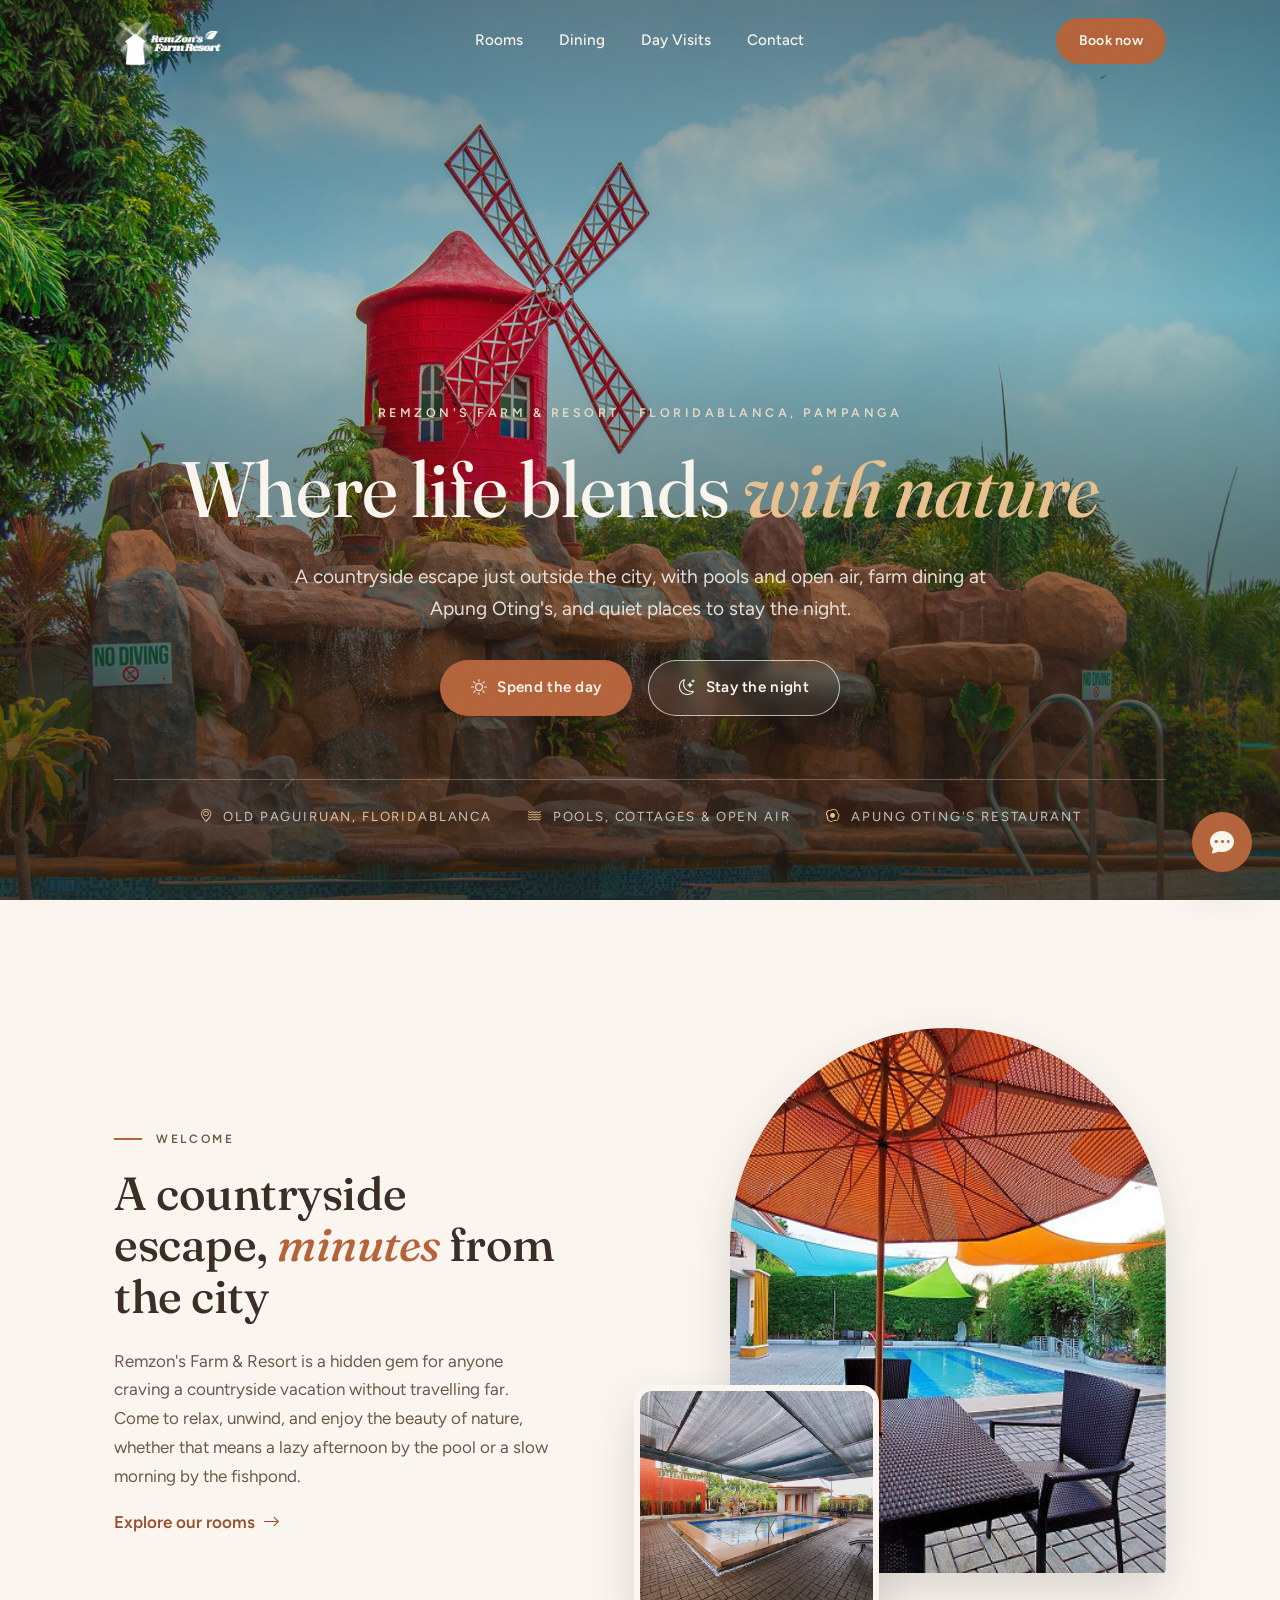
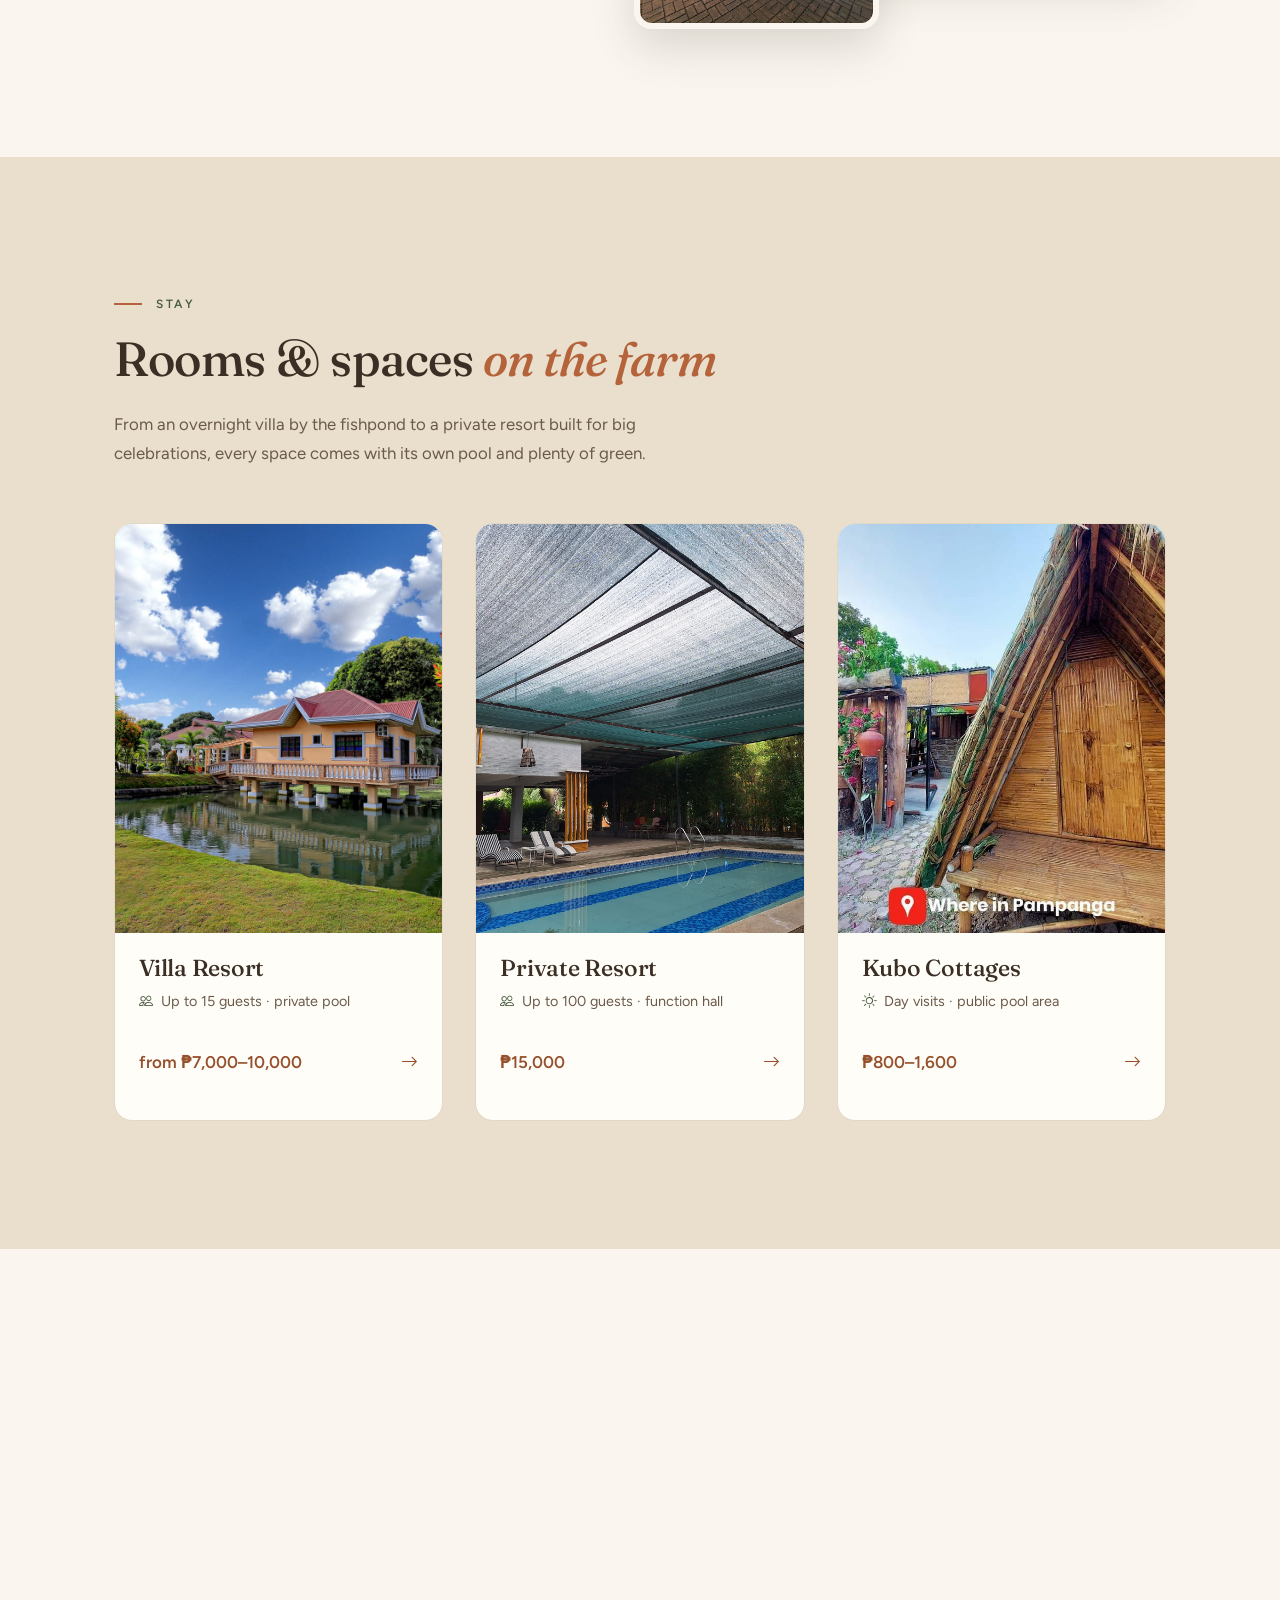
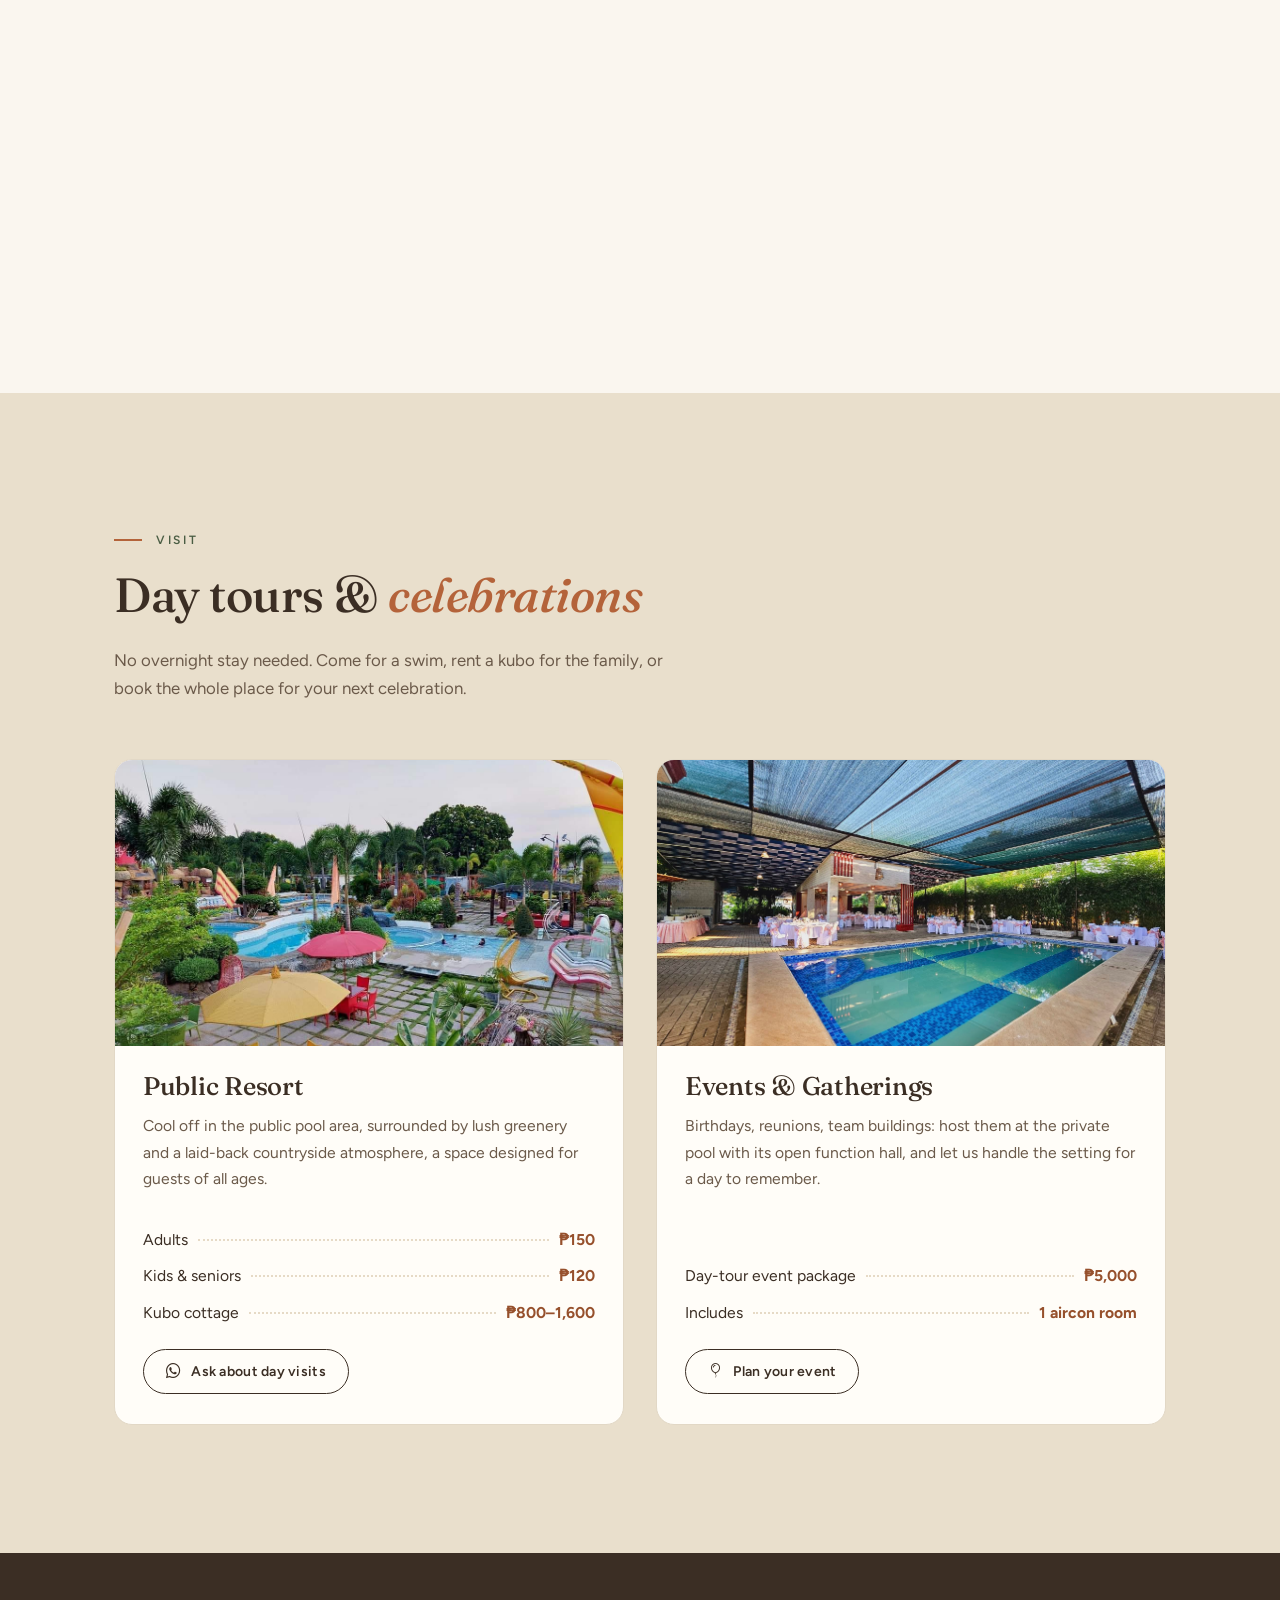
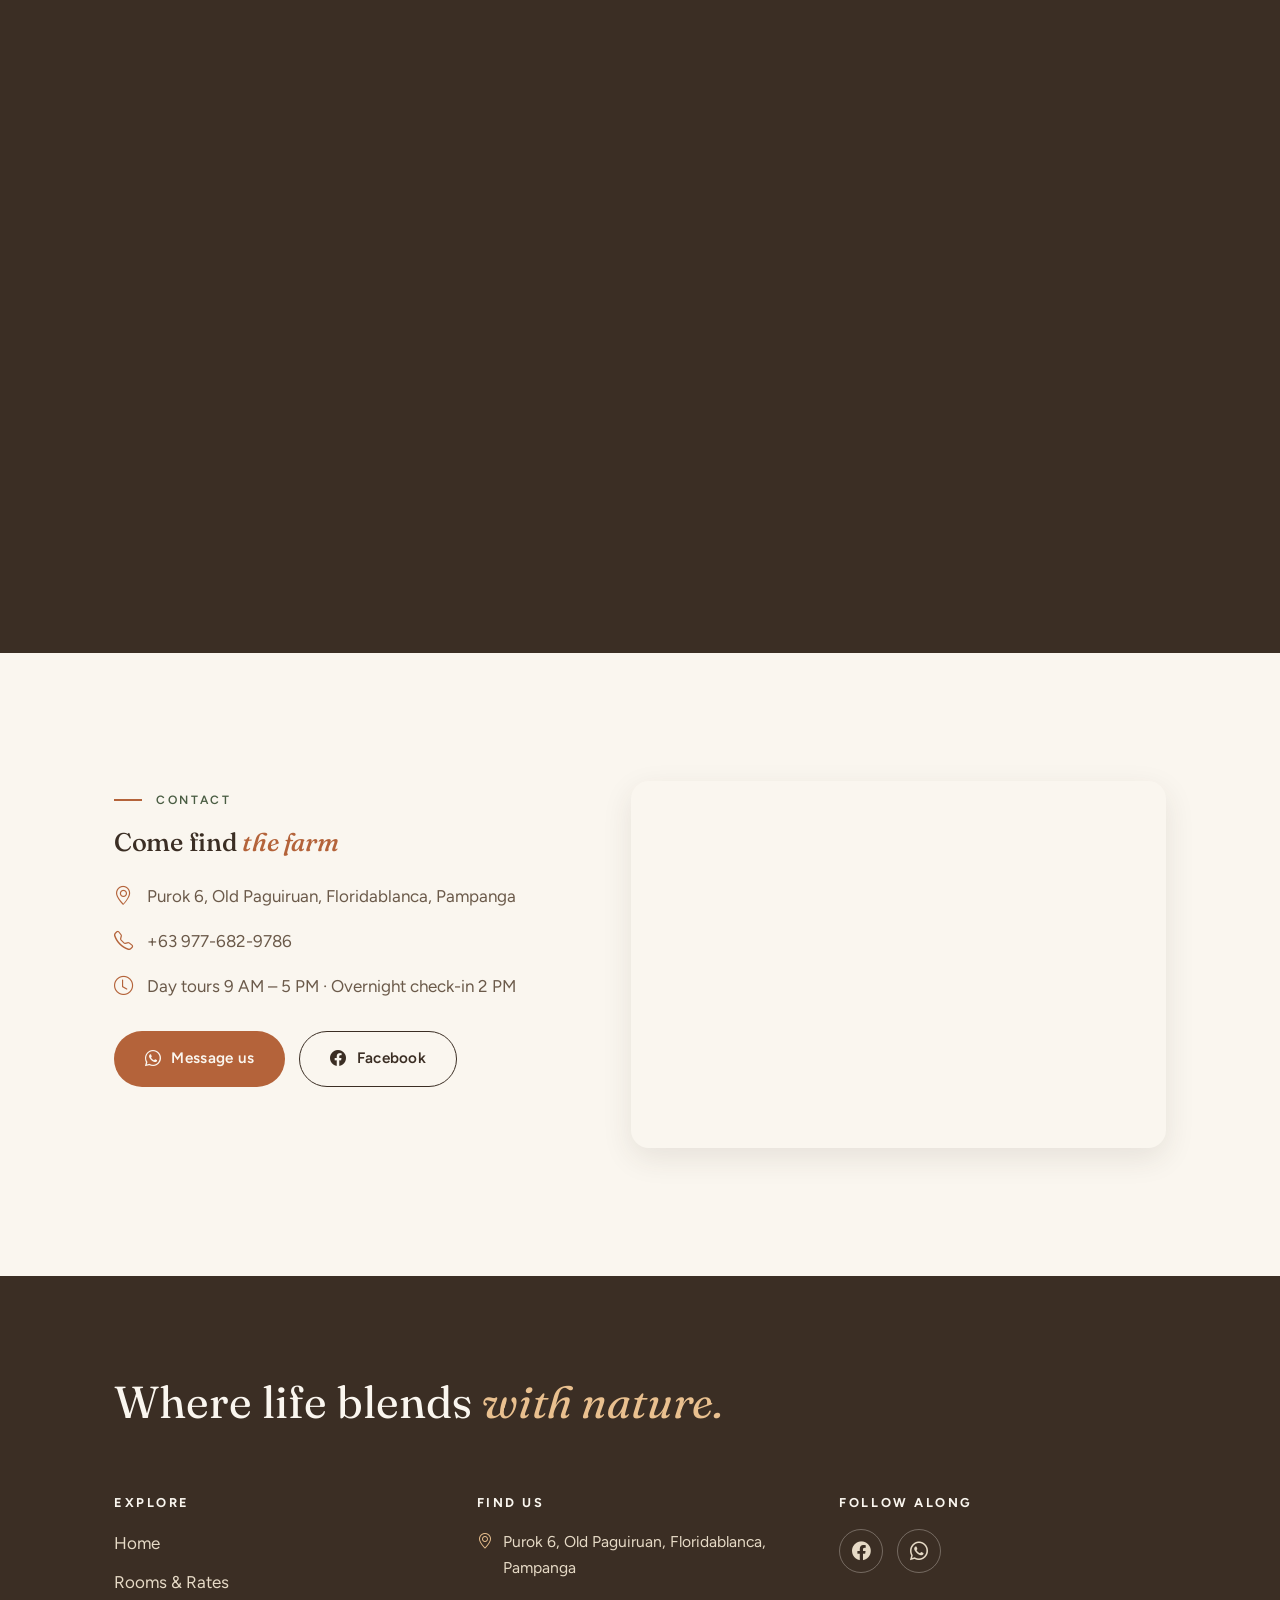
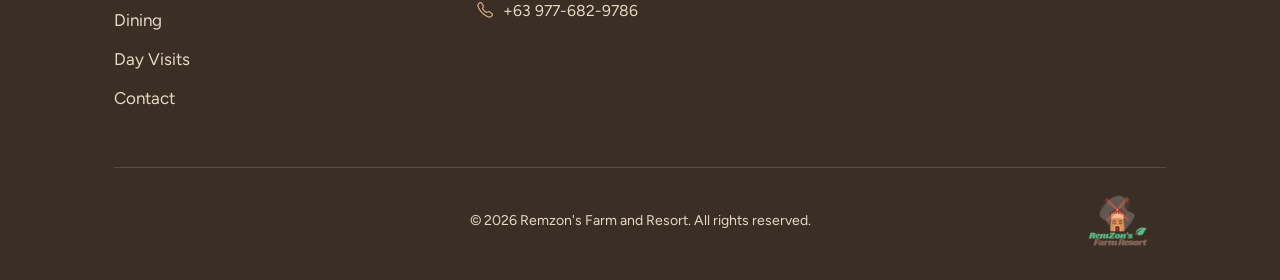
<file: index.html>
<!DOCTYPE html>
<html lang="en">
<head>
  <meta charset="UTF-8">
  <meta name="viewport" content="width=device-width, initial-scale=1.0">
  <title>Remzon's Farm &amp; Resort | Floridablanca, Pampanga</title>
  <meta name="description" content="A countryside farm resort in Floridablanca, Pampanga: pools, villas, day tours, events, and Apung Oting's farm restaurant.">
  <link rel="icon" href="Logo/ResortLogo.png">
  <link rel="preconnect" href="https://fonts.googleapis.com">
  <link rel="preconnect" href="https://fonts.gstatic.com" crossorigin>
  <link href="https://fonts.googleapis.com/css2?family=Fraunces:ital,opsz,wght@0,9..144,300..700;1,9..144,300..700&family=Figtree:ital,wght@0,300..700;1,300..700&display=swap" rel="stylesheet">
  <link rel="stylesheet" href="https://cdn.jsdelivr.net/npm/bootstrap-icons@1.11.3/font/bootstrap-icons.min.css">
  <link rel="stylesheet" href="style.css">
</head>
<body>

<header class="site-header">
  <div class="header-inner">
    <a class="brand" href="index.html">
      <img src="Logo/ResortLogo.png" alt="Remzon's Farm and Resort logo">
    </a>
    <nav class="site-nav">
      <a href="rooms.html">Rooms</a>
      <a href="dining.html">Dining</a>
      <a href="#day">Day Visits</a>
      <a href="#contact">Contact</a>
    </nav>
    <a class="btn btn--clay btn--small header-cta" href="booking.html">Book now</a>
    <button class="nav-toggle" aria-label="Menu" aria-expanded="false"><i class="bi bi-list"></i></button>
  </div>
</header>

<!-- HERO -->
<section class="hero">
  <div class="hero-content">
    <p class="hero-eyebrow">
      <span class="hero-eyebrow-full">Remzon's Farm &amp; Resort · Floridablanca, Pampanga</span>
      <span class="hero-eyebrow-short">Floridablanca, Pampanga</span>
    </p>
    <h1>Where life blends <em>with nature</em></h1>
    <p class="hero-sub hero-sub--full">A countryside escape just outside the city, with pools and open air, farm dining at Apung Oting's, and quiet places to stay the night.</p>
    <p class="hero-sub hero-sub--short">A countryside escape just outside the city, with pools, farm dining, and quiet places to stay.</p>
    <div class="hero-doors">
      <a class="btn btn--clay" href="#day"><i class="bi bi-sun"></i> Spend the day</a>
      <a class="btn btn--ghost-light" href="rooms.html"><i class="bi bi-moon-stars"></i> Stay the night</a>
    </div>
    <div class="hero-strip">
      <span><i class="bi bi-geo-alt"></i> Old Paguiruan, Floridablanca</span>
      <span><i class="bi bi-water"></i> Pools, cottages &amp; open air</span>
      <span><i class="bi bi-egg-fried"></i> Apung Oting's Restaurant</span>
    </div>
  </div>
</section>

<!-- WELCOME -->
<section class="section" id="welcome">
  <div class="container welcome-grid">
    <div class="welcome-copy" data-reveal>
      <p class="eyebrow">Welcome</p>
      <h2>A countryside escape, <em>minutes</em> from the city</h2>
      <p>Remzon's Farm &amp; Resort is a hidden gem for anyone craving a countryside vacation without travelling far. Come to relax, unwind, and enjoy the beauty of nature, whether that means a lazy afternoon by the pool or a slow morning by the fishpond.</p>
      <a class="text-link" href="rooms.html">Explore our rooms <i class="bi bi-arrow-right"></i></a>
    </div>
    <div class="welcome-photos" data-reveal style="--d:.15s">
      <img class="photo-main" src="Resort/welcome4.png" alt="Poolside at Remzon's Farm and Resort">
      <img class="photo-accent" src="Resort/welcome3.jpg" alt="Greenery around the resort">
    </div>
  </div>
</section>

<!-- STAY -->
<section class="section section--sand" id="stay">
  <div class="container">
    <div class="section-head" data-reveal>
      <p class="eyebrow">Stay</p>
      <h2>Rooms &amp; spaces <em>on the farm</em></h2>
      <p class="lede">From an overnight villa by the fishpond to a private resort built for big celebrations, every space comes with its own pool and plenty of green.</p>
    </div>
    <div class="cards-3">
      <a class="room-card" href="villa.html" data-reveal>
        <div class="card-photo"><img src="Resort/Villa.jpg" alt="Villa Resort exterior"></div>
        <div class="card-body">
          <h3>Villa Resort</h3>
          <p class="card-meta"><i class="bi bi-people"></i> Up to 15 guests · private pool</p>
          <p class="card-price">from ₱7,000–10,000 <i class="bi bi-arrow-right"></i></p>
        </div>
      </a>
      <a class="room-card" href="private.html" data-reveal style="--d:.12s">
        <div class="card-photo"><img src="Resort/RoomPrivate.jpg" alt="Private Resort pool and function hall"></div>
        <div class="card-body">
          <h3>Private Resort</h3>
          <p class="card-meta"><i class="bi bi-people"></i> Up to 100 guests · function hall</p>
          <p class="card-price">₱15,000 <i class="bi bi-arrow-right"></i></p>
        </div>
      </a>
      <a class="room-card" href="#day" data-reveal style="--d:.24s">
        <div class="card-photo"><img src="Resort/RoomKubo.jpg" alt="Kubo cottages by the public pool"></div>
        <div class="card-body">
          <h3>Kubo Cottages</h3>
          <p class="card-meta"><i class="bi bi-sun"></i> Day visits · public pool area</p>
          <p class="card-price">₱800–1,600 <i class="bi bi-arrow-right"></i></p>
        </div>
      </a>
    </div>
  </div>
</section>

<!-- DINE -->
<section class="section" id="dining">
  <div class="container dine-grid">
    <img class="dine-photo" src="Restaurant/dine.jpg" alt="Dining area at Apung Oting's Restaurant" data-reveal>
    <div class="dine-copy" data-reveal style="--d:.15s">
      <p class="eyebrow">Dine</p>
      <h2>Apung Oting's <em>Restaurant</em></h2>
      <p>Nestled within the resort grounds, Apung Oting's is the place to refuel after a swim or share a long, relaxed meal. Classic dishes like kare-kare, adobo, and sinigang, grilled favorites, and fresh-from-the-farm ingredients. Every plate carries the warmth of Pampanga's culinary heritage.</p>
      <div class="dine-actions">
        <a class="btn btn--clay" href="dining.html"><i class="bi bi-journal-text"></i> See the full menu</a>
        <img class="resto-logo" src="Logo/RestaurantLogo.png" alt="Apung Oting's Restaurant logo">
      </div>
    </div>
  </div>
</section>

<!-- DAY VISITS & EVENTS -->
<section class="section section--sand" id="day">
  <div class="container">
    <div class="section-head" data-reveal>
      <p class="eyebrow">Visit</p>
      <h2>Day tours &amp; <em>celebrations</em></h2>
      <p class="lede">No overnight stay needed. Come for a swim, rent a kubo for the family, or book the whole place for your next celebration.</p>
    </div>
    <div class="visit-cards">
      <article class="visit-card" data-reveal>
        <div class="card-photo"><img src="Resort/PublicResort.jpg" alt="Public pool area with slides"></div>
        <div class="card-body">
          <h3>Public Resort</h3>
          <p>Cool off in the public pool area, surrounded by lush greenery and a laid-back countryside atmosphere, a space designed for guests of all ages.</p>
          <div class="rate-list">
            <div class="rate-row"><span>Adults</span><span class="dots"></span><span class="price">₱150</span></div>
            <div class="rate-row"><span>Kids &amp; seniors</span><span class="dots"></span><span class="price">₱120</span></div>
            <div class="rate-row"><span>Kubo cottage</span><span class="dots"></span><span class="price">₱800–1,600</span></div>
          </div>
          <a class="btn btn--ghost btn--small" href="https://wa.me/639662276892?text=Hi!%20I%27d%20like%20to%20ask%20about%20a%20day%20visit%20to%20the%20public%20pool." target="_blank" rel="noopener"><i class="bi bi-whatsapp"></i> Ask about day visits</a>
        </div>
      </article>
      <article class="visit-card" data-reveal style="--d:.12s">
        <div class="card-photo"><img src="Resort/PrivateEvents.jpg" alt="Private pool set up for an event"></div>
        <div class="card-body">
          <h3>Events &amp; Gatherings</h3>
          <p>Birthdays, reunions, team buildings: host them at the private pool with its open function hall, and let us handle the setting for a day to remember.</p>
          <div class="rate-list">
            <div class="rate-row"><span>Day-tour event package</span><span class="dots"></span><span class="price">₱5,000</span></div>
            <div class="rate-row"><span>Includes</span><span class="dots"></span><span class="price">1 aircon room</span></div>
          </div>
          <a class="btn btn--ghost btn--small" href="booking.html?space=event"><i class="bi bi-balloon"></i> Plan your event</a>
        </div>
      </article>
    </div>
  </div>
</section>

<!-- STORY -->
<section class="section section--espresso" id="story">
  <div class="container story-grid">
    <div class="story-copy" data-reveal>
      <p class="eyebrow">Our Story</p>
      <blockquote>We dream of a resort where family, friends, and guests of all ages can bask in the glory of nature and unwind, <em>far from the everyday</em>.</blockquote>
      <p class="attribution">The Remzon Family</p>
    </div>
    <img class="story-photo" src="Resort/PublicResort4.jpg" alt="Sunset over the pool at Remzon's Farm and Resort" data-reveal style="--d:.15s">
  </div>
</section>

<!-- CONTACT -->
<section class="section" id="contact">
  <div class="container contact-grid">
    <div data-reveal>
      <p class="eyebrow">Contact</p>
      <h2>Come find <em>the farm</em></h2>
      <ul class="contact-list">
        <li><i class="bi bi-geo-alt"></i> Purok 6, Old Paguiruan, Floridablanca, Pampanga</li>
        <li><i class="bi bi-telephone"></i> +63 977-682-9786</li>
        <li><i class="bi bi-clock"></i> Day tours 9 AM – 5 PM · Overnight check-in 2 PM</li>
      </ul>
      <div class="contact-actions">
        <a class="btn btn--clay" href="https://wa.me/639662276892?text=Hi!%20I%27d%20like%20to%20ask%20about%20Remzon%27s%20Farm%20and%20Resort." target="_blank" rel="noopener"><i class="bi bi-whatsapp"></i> Message us</a>
        <a class="btn btn--ghost" href="https://web.facebook.com/RemZonsFarmandResort" target="_blank" rel="noopener"><i class="bi bi-facebook"></i> Facebook</a>
      </div>
    </div>
    <iframe class="map-frame" data-reveal style="--d:.15s" src="https://www.google.com/maps/embed?pb=!1m18!1m12!1m3!1d3853.8872058354195!2d120.521538375396!3d14.998965285535938!2m3!1f0!2f0!3f0!3m2!1i1024!2i768!4f13.1!3m3!1m2!1s0x33965f371e660f63%3A0x75ef927a24b23bb5!2sRemzon&#39;s%20Farm%20and%20Resort!5e0!3m2!1sen!2sus!4v1743945758089!5m2!1sen!2sus" loading="lazy" referrerpolicy="no-referrer-when-downgrade" title="Map to Remzon's Farm and Resort"></iframe>
  </div>
</section>

<!-- FOOTER -->
<footer class="site-footer">
  <div class="container">
    <p class="footer-signoff">Where life blends <em>with nature.</em></p>
    <div class="footer-grid">
      <div>
        <h4>Explore</h4>
        <ul>
          <li><a href="index.html">Home</a></li>
          <li><a href="rooms.html">Rooms &amp; Rates</a></li>
          <li><a href="dining.html">Dining</a></li>
          <li><a href="index.html#day">Day Visits</a></li>
          <li><a href="index.html#contact">Contact</a></li>
        </ul>
      </div>
      <div>
        <h4>Find us</h4>
        <p><i class="bi bi-geo-alt"></i> Purok 6, Old Paguiruan, Floridablanca, Pampanga</p>
        <p><i class="bi bi-telephone"></i> +63 977-682-9786</p>
      </div>
      <div>
        <h4>Follow along</h4>
        <div class="footer-social">
          <a href="https://web.facebook.com/RemZonsFarmandResort" target="_blank" rel="noopener" aria-label="Facebook"><i class="bi bi-facebook"></i></a>
          <a href="https://wa.me/639662276892" target="_blank" rel="noopener" aria-label="WhatsApp"><i class="bi bi-whatsapp"></i></a>
        </div>
      </div>
    </div>
    <div class="footer-bottom">
      <p>&copy; 2026 Remzon's Farm and Resort. All rights reserved.</p>
      <img class="footer-badge" src="Logo/Resort Logo 1.png" alt="Remzon's Farm and Resort logo">
    </div>
  </div>
</footer>

<!-- Chat bubble -->
<div class="chat-bubble">
  <div class="chat-options">
    <a class="chat-option chat-option--book chat-option--mobile" href="booking.html"><i class="bi bi-calendar-check"></i> Request to book</a>
    <a class="chat-option chat-option--call chat-option--mobile" href="tel:+639776829786"><i class="bi bi-telephone"></i> Call us</a>
    <a class="chat-option chat-option--wa" href="https://wa.me/639662276892?text=Hi!%20I%27d%20like%20to%20ask%20about%20Remzon%27s%20Farm%20and%20Resort." target="_blank" rel="noopener"><i class="bi bi-whatsapp"></i> WhatsApp</a>
    <a class="chat-option chat-option--ms" href="https://m.me/RemZonsFarmandResort" target="_blank" rel="noopener"><i class="bi bi-messenger"></i> Messenger</a>
  </div>
  <button class="chat-toggle" aria-label="Chat with us" aria-expanded="false"><i class="bi bi-chat-dots-fill"></i></button>
</div>

<script src="script.js" defer></script>
</body>
</html>
</file>
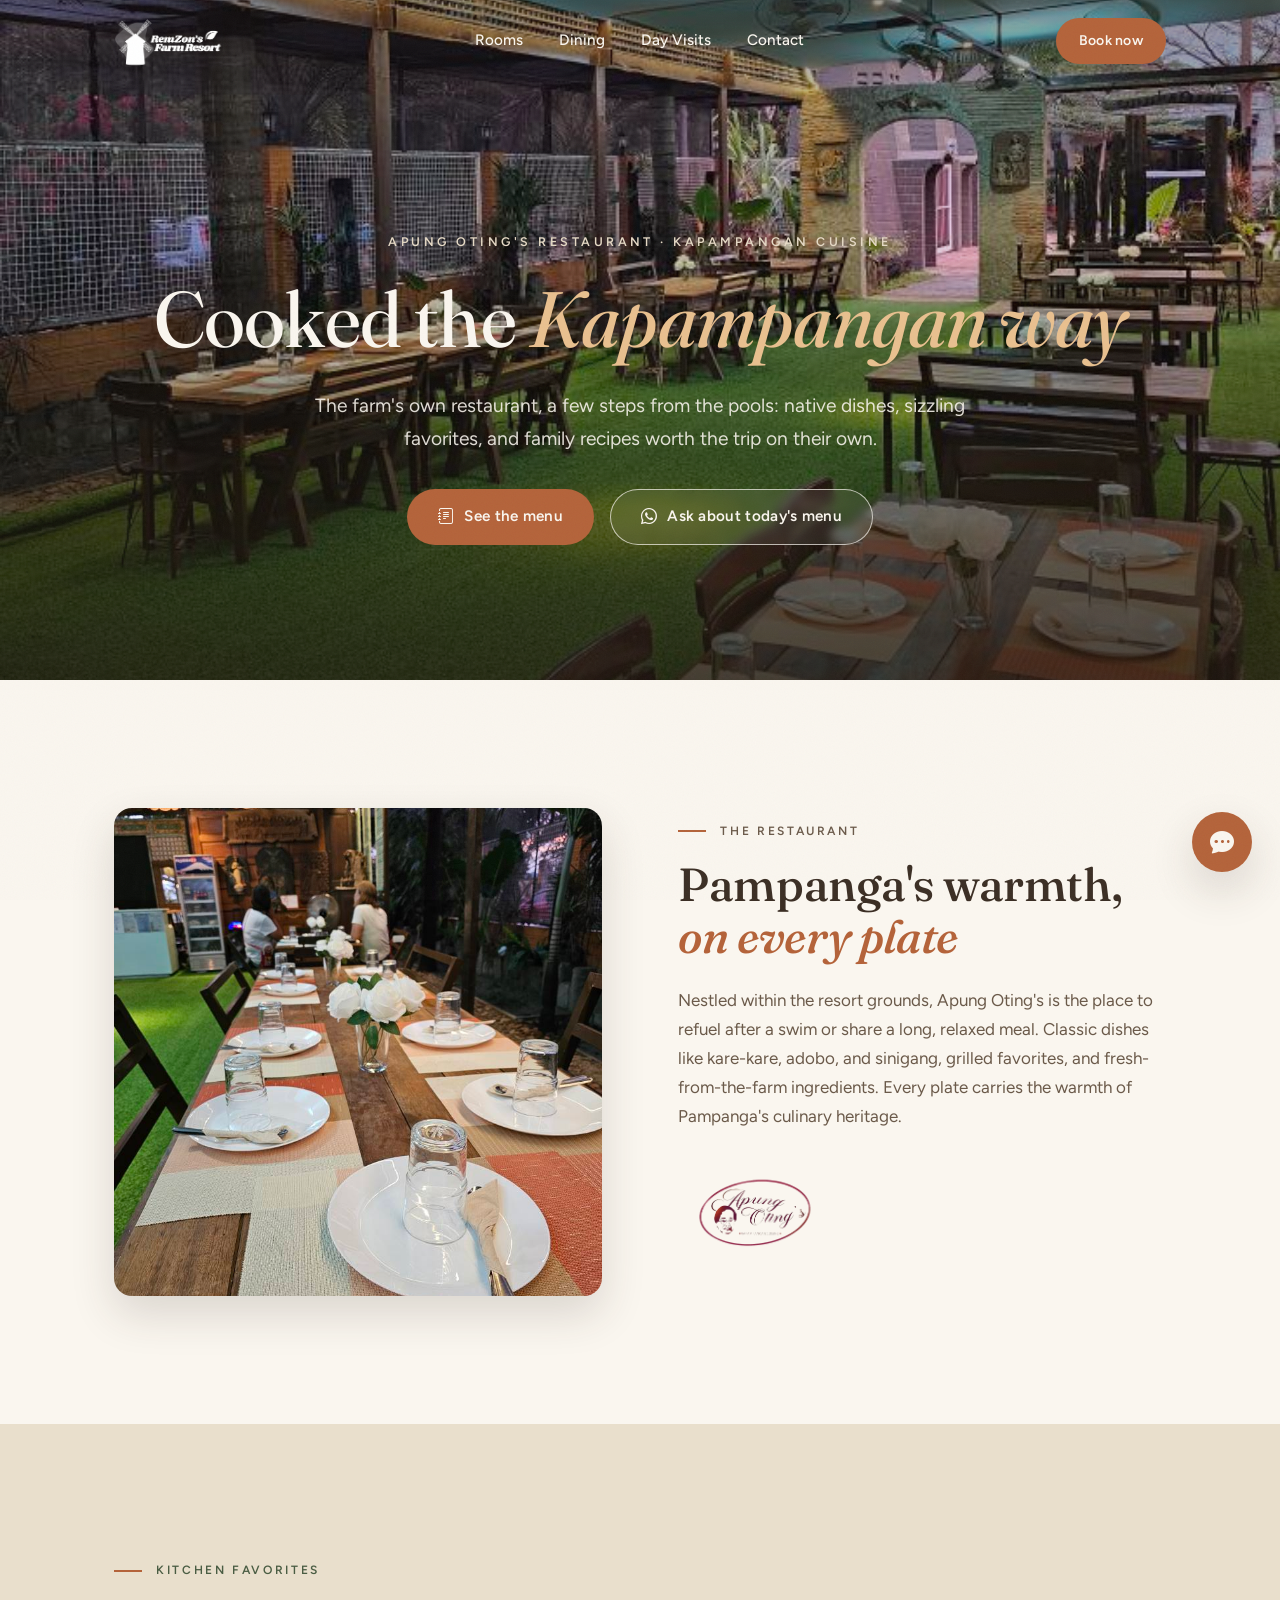
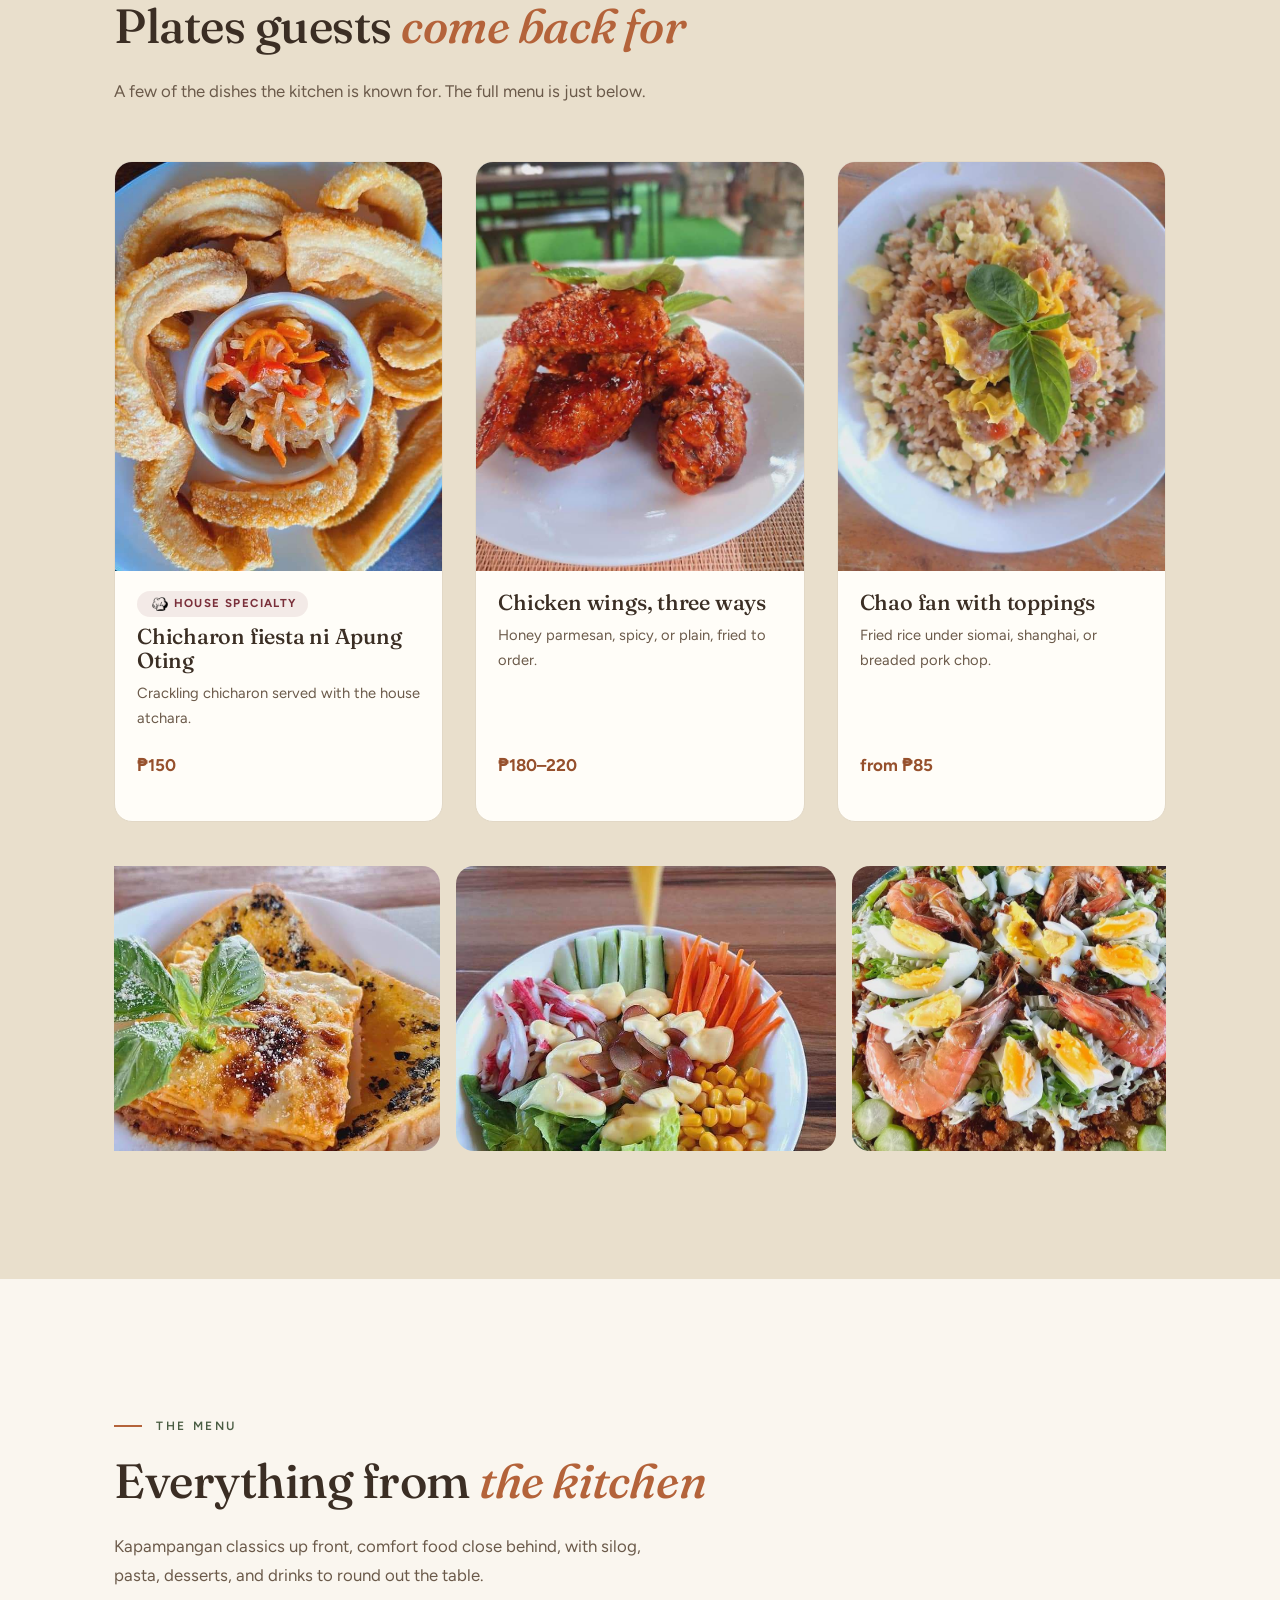
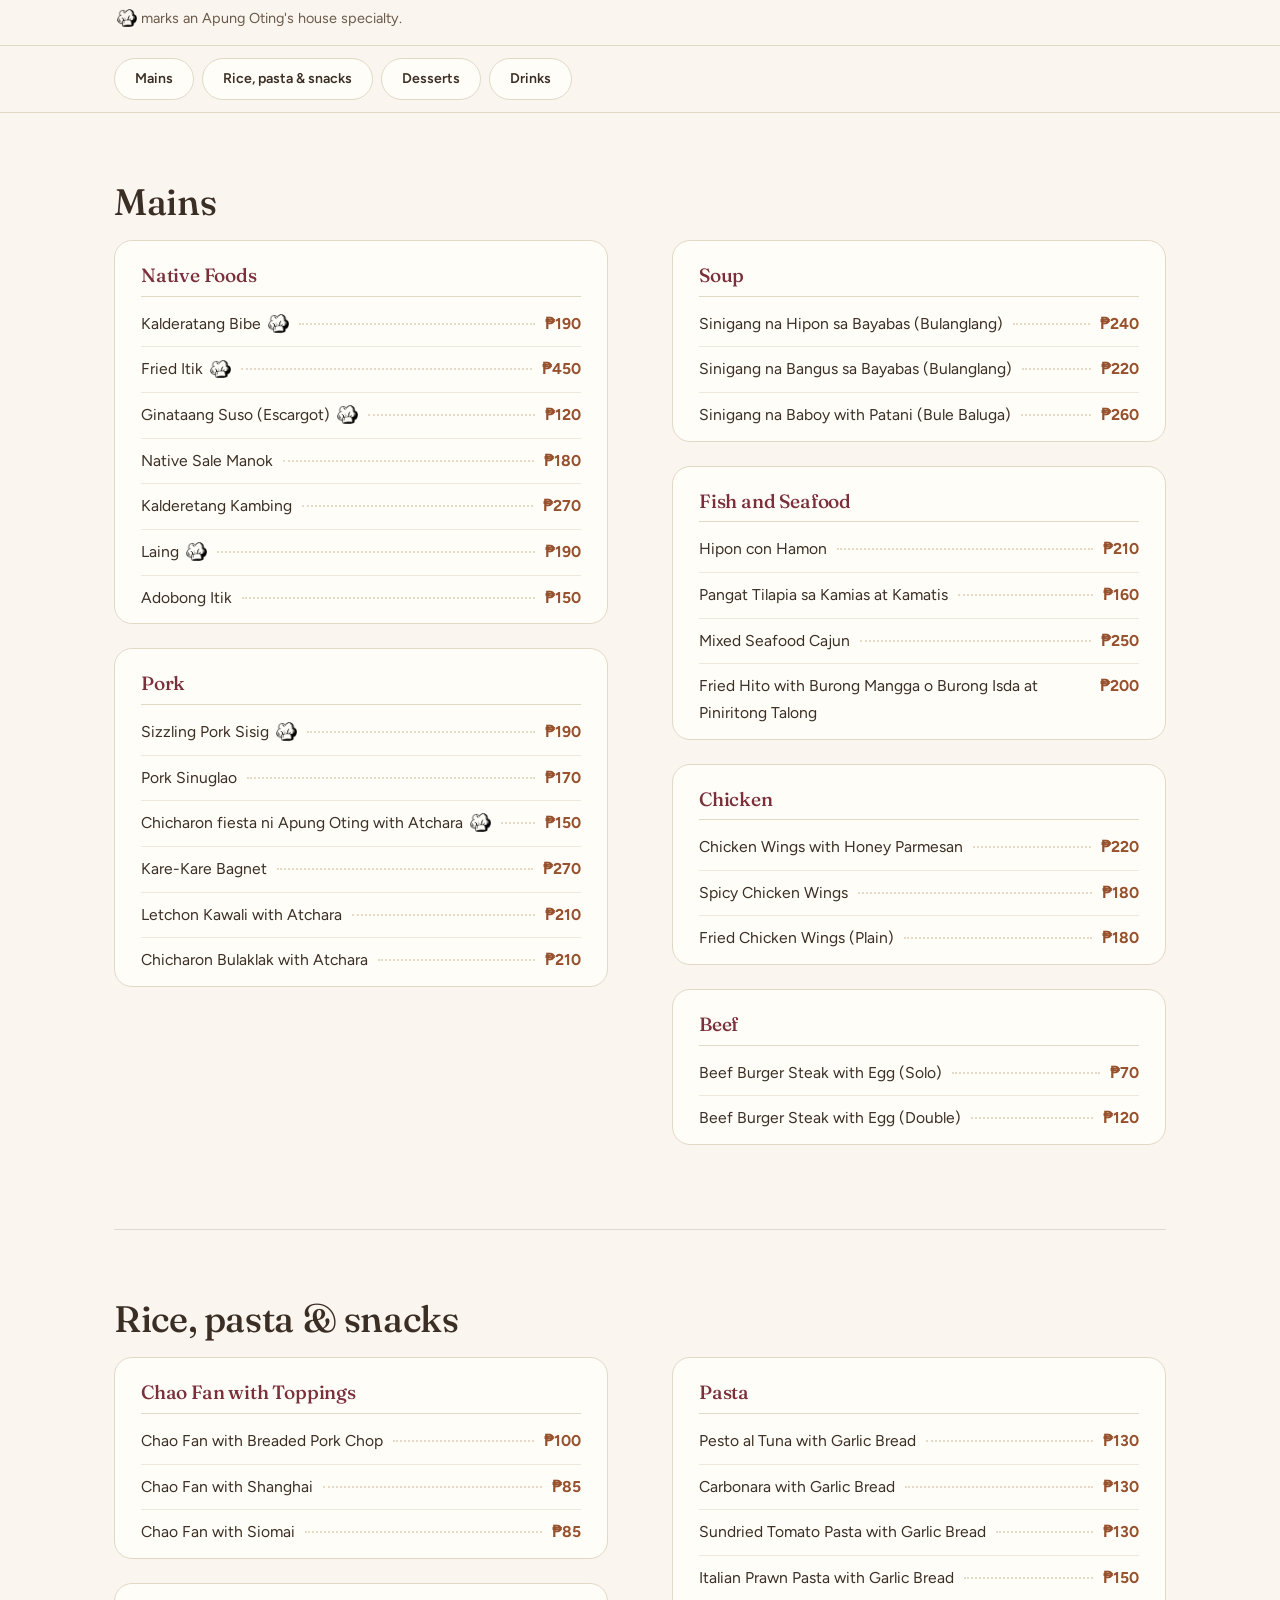
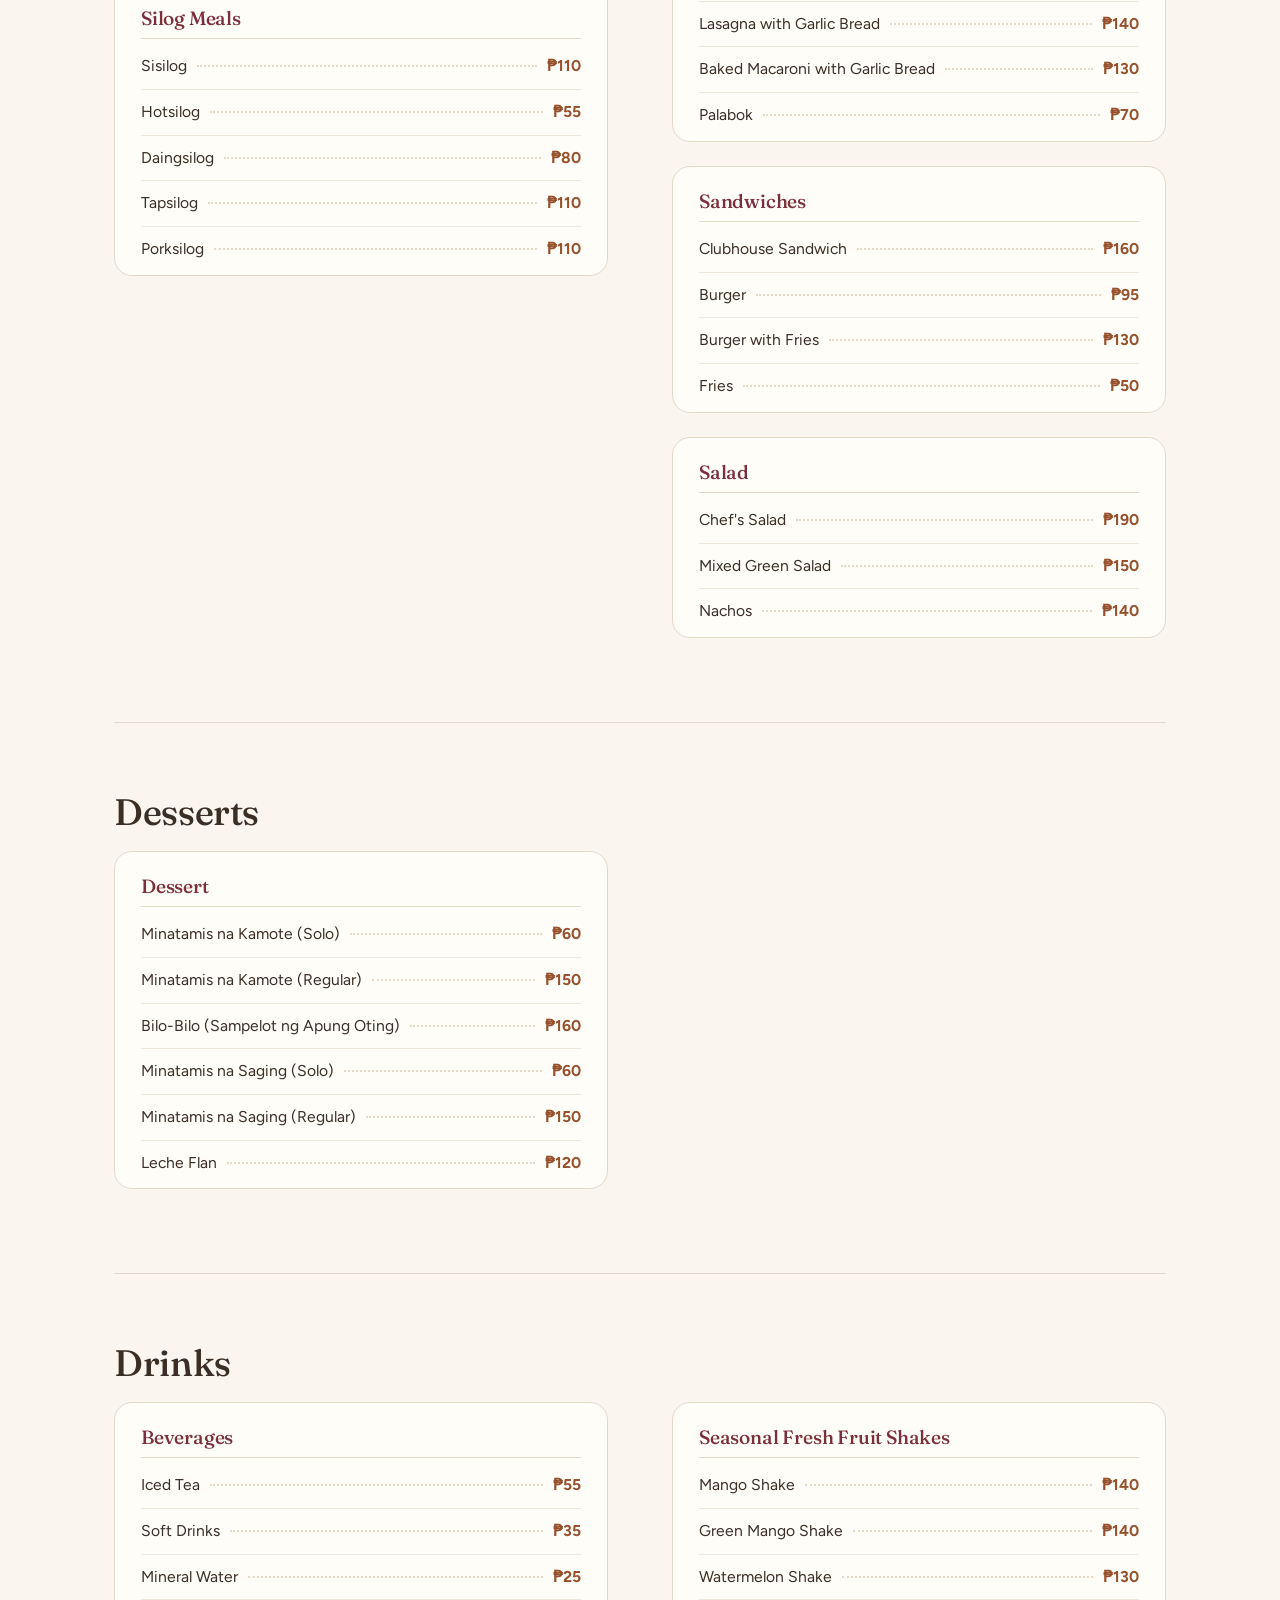
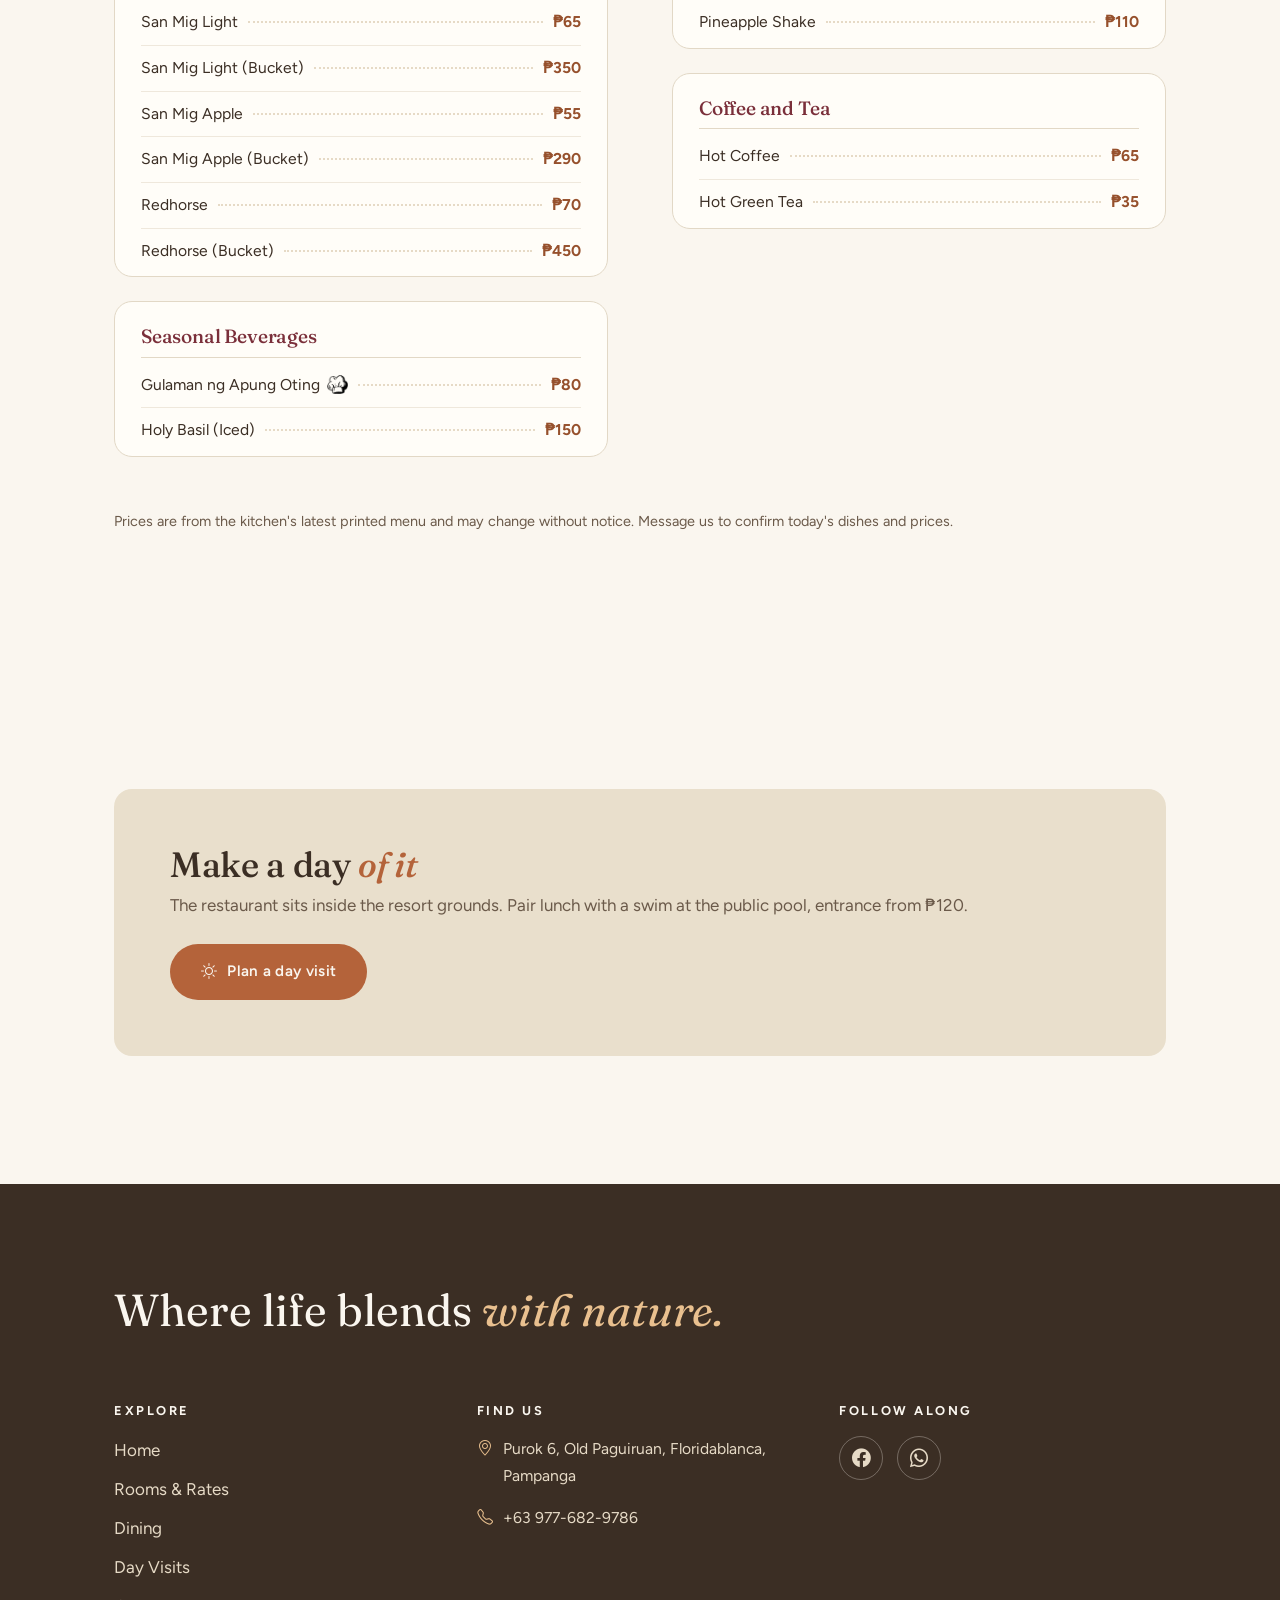
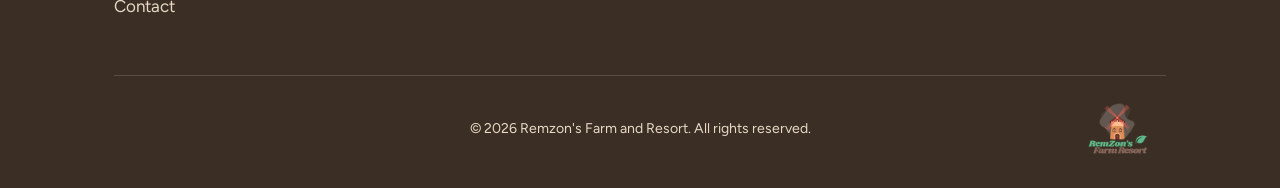
<file: dining.html>
<!DOCTYPE html>
<html lang="en">
<head>
  <meta charset="UTF-8">
  <meta name="viewport" content="width=device-width, initial-scale=1.0">
  <title>Apung Oting's Restaurant | Remzon's Farm &amp; Resort</title>
  <meta name="description" content="The menu at Apung Oting's, the farm restaurant at Remzon's Farm & Resort in Floridablanca, Pampanga: Kapampangan classics, sizzling favorites, silog, pasta, and fresh fruit shakes.">
  <link rel="icon" href="Logo/ResortLogo.png">
  <link rel="preconnect" href="https://fonts.googleapis.com">
  <link rel="preconnect" href="https://fonts.gstatic.com" crossorigin>
  <link href="https://fonts.googleapis.com/css2?family=Fraunces:ital,opsz,wght@0,9..144,300..700;1,9..144,300..700&family=Figtree:ital,wght@0,300..700;1,300..700&display=swap" rel="stylesheet">
  <link rel="stylesheet" href="https://cdn.jsdelivr.net/npm/bootstrap-icons@1.11.3/font/bootstrap-icons.min.css">
  <link rel="stylesheet" href="style.css">
</head>
<body>

<header class="site-header">
  <div class="header-inner">
    <a class="brand" href="index.html">
      <img src="Logo/ResortLogo.png" alt="Remzon's Farm and Resort logo">
    </a>
    <nav class="site-nav">
      <a href="rooms.html">Rooms</a>
      <a href="dining.html">Dining</a>
      <a href="index.html#day">Day Visits</a>
      <a href="index.html#contact">Contact</a>
    </nav>
    <a class="btn btn--clay btn--small header-cta" href="booking.html">Book now</a>
    <button class="nav-toggle" aria-label="Menu" aria-expanded="false"><i class="bi bi-list"></i></button>
  </div>
</header>

<!-- HERO -->
<section class="hero dine-hero">
  <div class="hero-content">
    <p class="hero-eyebrow">
      <span class="hero-eyebrow-full">Apung Oting's Restaurant · Kapampangan Cuisine</span>
      <span class="hero-eyebrow-short">Apung Oting's Restaurant</span>
    </p>
    <h1>Cooked the <em>Kapampangan way</em></h1>
    <p class="hero-sub hero-sub--full">The farm's own restaurant, a few steps from the pools: native dishes, sizzling favorites, and family recipes worth the trip on their own.</p>
    <p class="hero-sub hero-sub--short">The farm's own restaurant: native dishes, sizzling favorites, family recipes.</p>
    <div class="hero-doors">
      <a class="btn btn--clay" href="#menu"><i class="bi bi-journal-text"></i> See the menu</a>
      <a class="btn btn--ghost-light" href="https://wa.me/639662276892?text=Hi!%20I%27d%20like%20to%20ask%20about%20Apung%20Oting%27s%20Restaurant." target="_blank" rel="noopener"><i class="bi bi-whatsapp"></i> Ask about today's menu</a>
    </div>
  </div>
</section>

<!-- STORY -->
<section class="section" id="story">
  <div class="container dine-grid">
    <img class="dine-photo" src="Restaurant/dining-table.jpg" alt="A long table set for dinner at Apung Oting's Restaurant" data-reveal>
    <div class="dine-copy" data-reveal style="--d:.15s">
      <p class="eyebrow">The restaurant</p>
      <h2>Pampanga's warmth, <em>on every plate</em></h2>
      <p>Nestled within the resort grounds, Apung Oting's is the place to refuel after a swim or share a long, relaxed meal. Classic dishes like kare-kare, adobo, and sinigang, grilled favorites, and fresh-from-the-farm ingredients. Every plate carries the warmth of Pampanga's culinary heritage.</p>
      <div class="dine-actions">
        <img class="resto-logo" src="Logo/RestaurantLogo.png" alt="Apung Oting's Restaurant logo">
      </div>
    </div>
  </div>
</section>

<!-- KITCHEN FAVORITES -->
<section class="section section--sand" id="favorites">
  <div class="container">
    <div class="section-head" data-reveal>
      <p class="eyebrow">Kitchen favorites</p>
      <h2>Plates guests <em>come back for</em></h2>
      <p class="lede">A few of the dishes the kitchen is known for. The full menu is just below.</p>
    </div>
    <div class="dish-cards">
      <article class="dish-card" data-reveal>
        <div class="card-photo"><img src="Restaurant/chicharon.jpg" alt="Chicharon fiesta ni Apung Oting with atchara"></div>
        <div class="card-body">
          <span class="specialty-tag"><img class="spec-hat" src="Logo/BestSeller-mark.png" alt=""> House specialty</span>
          <h3>Chicharon fiesta ni Apung Oting</h3>
          <p class="dish-note">Crackling chicharon served with the house atchara.</p>
          <p class="dish-price">₱150</p>
        </div>
      </article>
      <article class="dish-card" data-reveal style="--d:.12s">
        <div class="card-photo"><img src="Restaurant/wings.jpg" alt="Glazed chicken wings at Apung Oting's"></div>
        <div class="card-body">
          <h3>Chicken wings, three ways</h3>
          <p class="dish-note">Honey parmesan, spicy, or plain, fried to order.</p>
          <p class="dish-price">₱180–220</p>
        </div>
      </article>
      <article class="dish-card" data-reveal style="--d:.24s">
        <div class="card-photo"><img src="Restaurant/chaofan.jpg" alt="Chao fan fried rice topped with siomai"></div>
        <div class="card-body">
          <h3>Chao fan with toppings</h3>
          <p class="dish-note">Fried rice under siomai, shanghai, or breaded pork chop.</p>
          <p class="dish-price">from ₱85</p>
        </div>
      </article>
    </div>
    <div class="photo-strip photo-strip--auto" data-reveal>
      <img src="Restaurant/lasagna.jpg" alt="Lasagna with garlic bread">
      <img src="Restaurant/salad.jpg" alt="Chef's salad">
      <img src="Restaurant/palabok.jpg" alt="Palabok platter topped with shrimp and egg">
      <img src="Restaurant/pizza.jpg" alt="Pizza fresh from the kitchen">
      <img src="Restaurant/chaofan-plate.jpg" alt="Chao fan fried rice">
      <img src="Restaurant/carbonara.jpg" alt="Carbonara with garlic bread">
      <img src="Restaurant/burger.jpg" alt="Burger with fries">
      <img src="Restaurant/siomai.jpg" alt="A platter of siomai">
      <img src="Restaurant/fried-chicken.jpg" alt="Fried chicken platter">
      <img src="Restaurant/chaofan-porkchop.jpg" alt="Chao fan with breaded pork chop">
      <img src="Restaurant/mamon.jpg" alt="Cheese mamon tray">
    </div>
  </div>
</section>

<!-- MENU -->
<section class="section" id="menu" style="padding-bottom: 0;">
  <div class="container">
    <div class="section-head" data-reveal>
      <p class="eyebrow">The menu</p>
      <h2>Everything from <em>the kitchen</em></h2>
      <p class="lede">Kapampangan classics up front, comfort food close behind, with silog, pasta, desserts, and drinks to round out the table.</p>
      <p class="menu-legend"><img class="spec-hat" src="Logo/BestSeller-mark.png" alt="Chef's hat"> marks an Apung Oting's house specialty.</p>
    </div>
  </div>
</section>

<nav class="menu-nav" aria-label="Menu categories">
  <div class="menu-nav-inner">
    <a class="menu-chip" href="#mains">Mains</a>
    <a class="menu-chip" href="#rice-pasta">Rice, pasta &amp; snacks</a>
    <a class="menu-chip" href="#desserts">Desserts</a>
    <a class="menu-chip" href="#drinks">Drinks</a>
  </div>
</nav>

<section class="section" style="padding-top: 0;">
  <div class="container">

    <div class="menu-group" id="mains">
      <h2>Mains</h2>
      <div class="menu-columns">

        <div class="menu-block">
          <h3>Native Foods</h3>
          <div class="menu-list">
            <div class="rate-row"><span>Kalderatang Bibe <img class="spec-hat" src="Logo/BestSeller-mark.png" alt="House specialty" title="House specialty"></span><span class="dots"></span><span class="price">₱190</span></div>
            <div class="rate-row"><span>Fried Itik <img class="spec-hat" src="Logo/BestSeller-mark.png" alt="House specialty" title="House specialty"></span><span class="dots"></span><span class="price">₱450</span></div>
            <div class="rate-row"><span>Ginataang Suso (Escargot) <img class="spec-hat" src="Logo/BestSeller-mark.png" alt="House specialty" title="House specialty"></span><span class="dots"></span><span class="price">₱120</span></div>
            <div class="rate-row"><span>Native Sale Manok</span><span class="dots"></span><span class="price">₱180</span></div>
            <div class="rate-row"><span>Kalderetang Kambing</span><span class="dots"></span><span class="price">₱270</span></div>
            <div class="rate-row"><span>Laing <img class="spec-hat" src="Logo/BestSeller-mark.png" alt="House specialty" title="House specialty"></span><span class="dots"></span><span class="price">₱190</span></div>
            <div class="rate-row"><span>Adobong Itik</span><span class="dots"></span><span class="price">₱150</span></div>
          </div>
        </div>

        <div class="menu-block">
          <h3>Pork</h3>
          <div class="menu-list">
            <div class="rate-row"><span>Sizzling Pork Sisig <img class="spec-hat" src="Logo/BestSeller-mark.png" alt="House specialty" title="House specialty"></span><span class="dots"></span><span class="price">₱190</span></div>
            <div class="rate-row"><span>Pork Sinuglao</span><span class="dots"></span><span class="price">₱170</span></div>
            <div class="rate-row"><span>Chicharon fiesta ni Apung Oting with Atchara <img class="spec-hat" src="Logo/BestSeller-mark.png" alt="House specialty" title="House specialty"></span><span class="dots"></span><span class="price">₱150</span></div>
            <div class="rate-row"><span>Kare-Kare Bagnet</span><span class="dots"></span><span class="price">₱270</span></div>
            <div class="rate-row"><span>Letchon Kawali with Atchara</span><span class="dots"></span><span class="price">₱210</span></div>
            <div class="rate-row"><span>Chicharon Bulaklak with Atchara</span><span class="dots"></span><span class="price">₱210</span></div>
          </div>
        </div>

        <div class="menu-block">
          <h3>Soup</h3>
          <div class="menu-list">
            <div class="rate-row"><span>Sinigang na Hipon sa Bayabas (Bulanglang)</span><span class="dots"></span><span class="price">₱240</span></div>
            <div class="rate-row"><span>Sinigang na Bangus sa Bayabas (Bulanglang)</span><span class="dots"></span><span class="price">₱220</span></div>
            <div class="rate-row"><span>Sinigang na Baboy with Patani (Bule Baluga)</span><span class="dots"></span><span class="price">₱260</span></div>
          </div>
        </div>

        <div class="menu-block">
          <h3>Fish and Seafood</h3>
          <div class="menu-list">
            <div class="rate-row"><span>Hipon con Hamon</span><span class="dots"></span><span class="price">₱210</span></div>
            <div class="rate-row"><span>Pangat Tilapia sa Kamias at Kamatis</span><span class="dots"></span><span class="price">₱160</span></div>
            <div class="rate-row"><span>Mixed Seafood Cajun</span><span class="dots"></span><span class="price">₱250</span></div>
            <div class="rate-row"><span>Fried Hito with Burong Mangga o Burong Isda at Piniritong Talong</span><span class="dots"></span><span class="price">₱200</span></div>
          </div>
        </div>

        <div class="menu-block">
          <h3>Chicken</h3>
          <div class="menu-list">
            <div class="rate-row"><span>Chicken Wings with Honey Parmesan</span><span class="dots"></span><span class="price">₱220</span></div>
            <div class="rate-row"><span>Spicy Chicken Wings</span><span class="dots"></span><span class="price">₱180</span></div>
            <div class="rate-row"><span>Fried Chicken Wings (Plain)</span><span class="dots"></span><span class="price">₱180</span></div>
          </div>
        </div>

        <div class="menu-block">
          <h3>Beef</h3>
          <div class="menu-list">
            <div class="rate-row"><span>Beef Burger Steak with Egg (Solo)</span><span class="dots"></span><span class="price">₱70</span></div>
            <div class="rate-row"><span>Beef Burger Steak with Egg (Double)</span><span class="dots"></span><span class="price">₱120</span></div>
          </div>
        </div>

      </div>
    </div>

    <div class="menu-group" id="rice-pasta">
      <h2>Rice, pasta &amp; snacks</h2>
      <div class="menu-columns">

        <div class="menu-block">
          <h3>Chao Fan with Toppings</h3>
          <div class="menu-list">
            <div class="rate-row"><span>Chao Fan with Breaded Pork Chop</span><span class="dots"></span><span class="price">₱100</span></div>
            <div class="rate-row"><span>Chao Fan with Shanghai</span><span class="dots"></span><span class="price">₱85</span></div>
            <div class="rate-row"><span>Chao Fan with Siomai</span><span class="dots"></span><span class="price">₱85</span></div>
          </div>
        </div>

        <div class="menu-block">
          <h3>Silog Meals</h3>
          <div class="menu-list">
            <div class="rate-row"><span>Sisilog</span><span class="dots"></span><span class="price">₱110</span></div>
            <div class="rate-row"><span>Hotsilog</span><span class="dots"></span><span class="price">₱55</span></div>
            <div class="rate-row"><span>Daingsilog</span><span class="dots"></span><span class="price">₱80</span></div>
            <div class="rate-row"><span>Tapsilog</span><span class="dots"></span><span class="price">₱110</span></div>
            <div class="rate-row"><span>Porksilog</span><span class="dots"></span><span class="price">₱110</span></div>
          </div>
        </div>

        <div class="menu-block">
          <h3>Pasta</h3>
          <div class="menu-list">
            <div class="rate-row"><span>Pesto al Tuna with Garlic Bread</span><span class="dots"></span><span class="price">₱130</span></div>
            <div class="rate-row"><span>Carbonara with Garlic Bread</span><span class="dots"></span><span class="price">₱130</span></div>
            <div class="rate-row"><span>Sundried Tomato Pasta with Garlic Bread</span><span class="dots"></span><span class="price">₱130</span></div>
            <div class="rate-row"><span>Italian Prawn Pasta with Garlic Bread</span><span class="dots"></span><span class="price">₱150</span></div>
            <div class="rate-row"><span>Lasagna with Garlic Bread</span><span class="dots"></span><span class="price">₱140</span></div>
            <div class="rate-row"><span>Baked Macaroni with Garlic Bread</span><span class="dots"></span><span class="price">₱130</span></div>
            <div class="rate-row"><span>Palabok</span><span class="dots"></span><span class="price">₱70</span></div>
          </div>
        </div>

        <div class="menu-block">
          <h3>Sandwiches</h3>
          <div class="menu-list">
            <div class="rate-row"><span>Clubhouse Sandwich</span><span class="dots"></span><span class="price">₱160</span></div>
            <div class="rate-row"><span>Burger</span><span class="dots"></span><span class="price">₱95</span></div>
            <div class="rate-row"><span>Burger with Fries</span><span class="dots"></span><span class="price">₱130</span></div>
            <div class="rate-row"><span>Fries</span><span class="dots"></span><span class="price">₱50</span></div>
          </div>
        </div>

        <div class="menu-block">
          <h3>Salad</h3>
          <div class="menu-list">
            <div class="rate-row"><span>Chef's Salad</span><span class="dots"></span><span class="price">₱190</span></div>
            <div class="rate-row"><span>Mixed Green Salad</span><span class="dots"></span><span class="price">₱150</span></div>
            <div class="rate-row"><span>Nachos</span><span class="dots"></span><span class="price">₱140</span></div>
          </div>
        </div>

      </div>
    </div>

    <div class="menu-group" id="desserts">
      <h2>Desserts</h2>
      <div class="menu-columns">

        <div class="menu-block">
          <h3>Dessert</h3>
          <div class="menu-list">
            <div class="rate-row"><span>Minatamis na Kamote (Solo)</span><span class="dots"></span><span class="price">₱60</span></div>
            <div class="rate-row"><span>Minatamis na Kamote (Regular)</span><span class="dots"></span><span class="price">₱150</span></div>
            <div class="rate-row"><span>Bilo-Bilo (Sampelot ng Apung Oting)</span><span class="dots"></span><span class="price">₱160</span></div>
            <div class="rate-row"><span>Minatamis na Saging (Solo)</span><span class="dots"></span><span class="price">₱60</span></div>
            <div class="rate-row"><span>Minatamis na Saging (Regular)</span><span class="dots"></span><span class="price">₱150</span></div>
            <div class="rate-row"><span>Leche Flan</span><span class="dots"></span><span class="price">₱120</span></div>
          </div>
        </div>

      </div>
    </div>

    <div class="menu-group" id="drinks">
      <h2>Drinks</h2>
      <div class="menu-columns">

        <div class="menu-block">
          <h3>Beverages</h3>
          <div class="menu-list">
            <div class="rate-row"><span>Iced Tea</span><span class="dots"></span><span class="price">₱55</span></div>
            <div class="rate-row"><span>Soft Drinks</span><span class="dots"></span><span class="price">₱35</span></div>
            <div class="rate-row"><span>Mineral Water</span><span class="dots"></span><span class="price">₱25</span></div>
            <div class="rate-row"><span>San Mig Light</span><span class="dots"></span><span class="price">₱65</span></div>
            <div class="rate-row"><span>San Mig Light (Bucket)</span><span class="dots"></span><span class="price">₱350</span></div>
            <div class="rate-row"><span>San Mig Apple</span><span class="dots"></span><span class="price">₱55</span></div>
            <div class="rate-row"><span>San Mig Apple (Bucket)</span><span class="dots"></span><span class="price">₱290</span></div>
            <div class="rate-row"><span>Redhorse</span><span class="dots"></span><span class="price">₱70</span></div>
            <div class="rate-row"><span>Redhorse (Bucket)</span><span class="dots"></span><span class="price">₱450</span></div>
          </div>
        </div>

        <div class="menu-block">
          <h3>Seasonal Beverages</h3>
          <div class="menu-list">
            <div class="rate-row"><span>Gulaman ng Apung Oting <img class="spec-hat" src="Logo/BestSeller-mark.png" alt="House specialty" title="House specialty"></span><span class="dots"></span><span class="price">₱80</span></div>
            <div class="rate-row"><span>Holy Basil (Iced)</span><span class="dots"></span><span class="price">₱150</span></div>
          </div>
        </div>

        <div class="menu-block">
          <h3>Seasonal Fresh Fruit Shakes</h3>
          <div class="menu-list">
            <div class="rate-row"><span>Mango Shake</span><span class="dots"></span><span class="price">₱140</span></div>
            <div class="rate-row"><span>Green Mango Shake</span><span class="dots"></span><span class="price">₱140</span></div>
            <div class="rate-row"><span>Watermelon Shake</span><span class="dots"></span><span class="price">₱130</span></div>
            <div class="rate-row"><span>Pineapple Shake</span><span class="dots"></span><span class="price">₱110</span></div>
          </div>
        </div>

        <div class="menu-block">
          <h3>Coffee and Tea</h3>
          <div class="menu-list">
            <div class="rate-row"><span>Hot Coffee</span><span class="dots"></span><span class="price">₱65</span></div>
            <div class="rate-row"><span>Hot Green Tea</span><span class="dots"></span><span class="price">₱35</span></div>
          </div>
        </div>

      </div>
    </div>

    <p class="menu-note">Prices are from the kitchen's latest printed menu and may change without notice. Message us to confirm today's dishes and prices.</p>

  </div>
</section>

<!-- DAY STRIP -->
<section class="section">
  <div class="container">
    <div class="day-strip" data-reveal>
      <div>
        <h2>Make a day <em>of it</em></h2>
        <p>The restaurant sits inside the resort grounds. Pair lunch with a swim at the public pool, entrance from ₱120.</p>
      </div>
      <a class="btn btn--clay" href="index.html#day"><i class="bi bi-sun"></i> Plan a day visit</a>
    </div>
  </div>
</section>

<!-- FOOTER -->
<footer class="site-footer">
  <div class="container">
    <p class="footer-signoff">Where life blends <em>with nature.</em></p>
    <div class="footer-grid">
      <div>
        <h4>Explore</h4>
        <ul>
          <li><a href="index.html">Home</a></li>
          <li><a href="rooms.html">Rooms &amp; Rates</a></li>
          <li><a href="dining.html">Dining</a></li>
          <li><a href="index.html#day">Day Visits</a></li>
          <li><a href="index.html#contact">Contact</a></li>
        </ul>
      </div>
      <div>
        <h4>Find us</h4>
        <p><i class="bi bi-geo-alt"></i> Purok 6, Old Paguiruan, Floridablanca, Pampanga</p>
        <p><i class="bi bi-telephone"></i> +63 977-682-9786</p>
      </div>
      <div>
        <h4>Follow along</h4>
        <div class="footer-social">
          <a href="https://web.facebook.com/RemZonsFarmandResort" target="_blank" rel="noopener" aria-label="Facebook"><i class="bi bi-facebook"></i></a>
          <a href="https://wa.me/639662276892" target="_blank" rel="noopener" aria-label="WhatsApp"><i class="bi bi-whatsapp"></i></a>
        </div>
      </div>
    </div>
    <div class="footer-bottom">
      <p>&copy; 2026 Remzon's Farm and Resort. All rights reserved.</p>
      <img class="footer-badge" src="Logo/Resort Logo 1.png" alt="Remzon's Farm and Resort logo">
    </div>
  </div>
</footer>

<!-- Chat bubble -->
<div class="chat-bubble">
  <div class="chat-options">
    <a class="chat-option chat-option--book chat-option--mobile" href="booking.html"><i class="bi bi-calendar-check"></i> Request to book</a>
    <a class="chat-option chat-option--call chat-option--mobile" href="tel:+639776829786"><i class="bi bi-telephone"></i> Call us</a>
    <a class="chat-option chat-option--wa" href="https://wa.me/639662276892?text=Hi!%20I%27d%20like%20to%20ask%20about%20Apung%20Oting%27s%20Restaurant." target="_blank" rel="noopener"><i class="bi bi-whatsapp"></i> WhatsApp</a>
    <a class="chat-option chat-option--ms" href="https://m.me/RemZonsFarmandResort" target="_blank" rel="noopener"><i class="bi bi-messenger"></i> Messenger</a>
  </div>
  <button class="chat-toggle" aria-label="Chat with us" aria-expanded="false"><i class="bi bi-chat-dots-fill"></i></button>
</div>

<script src="script.js" defer></script>
</body>
</html>
</file>
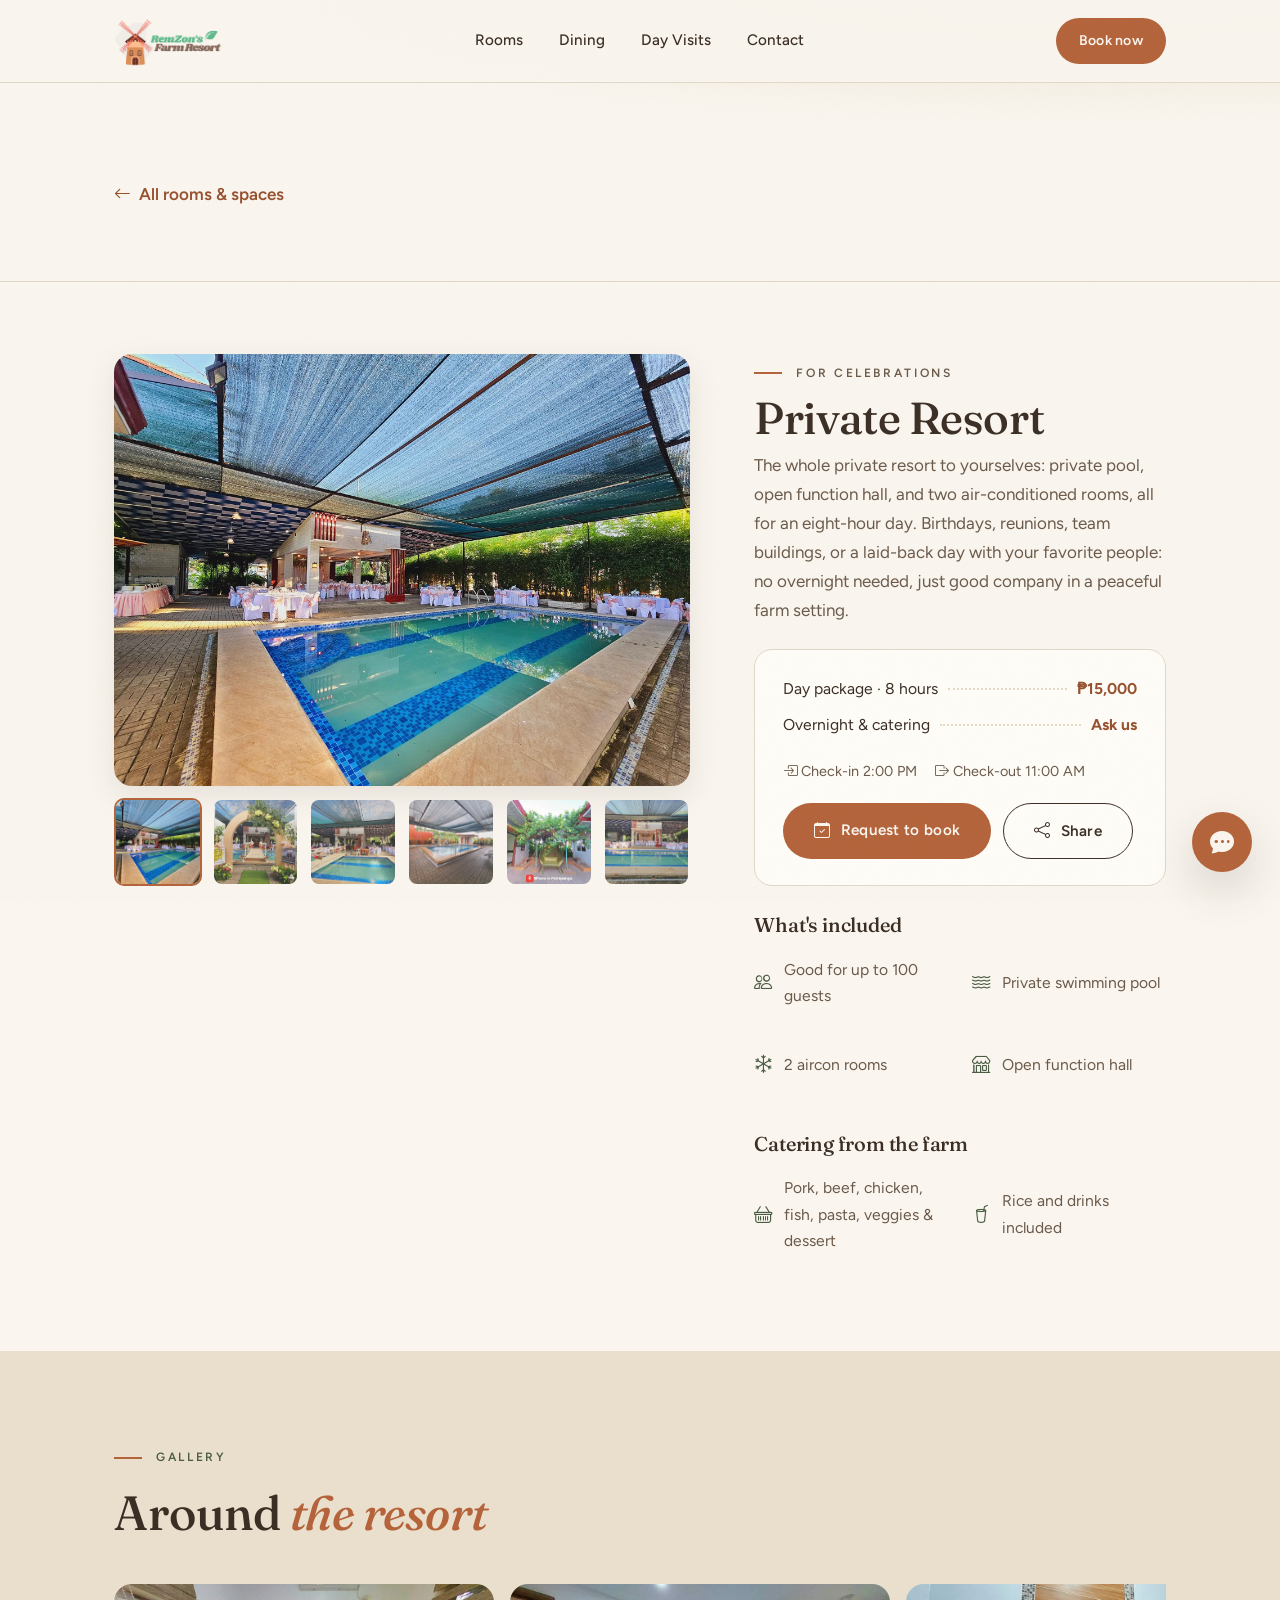
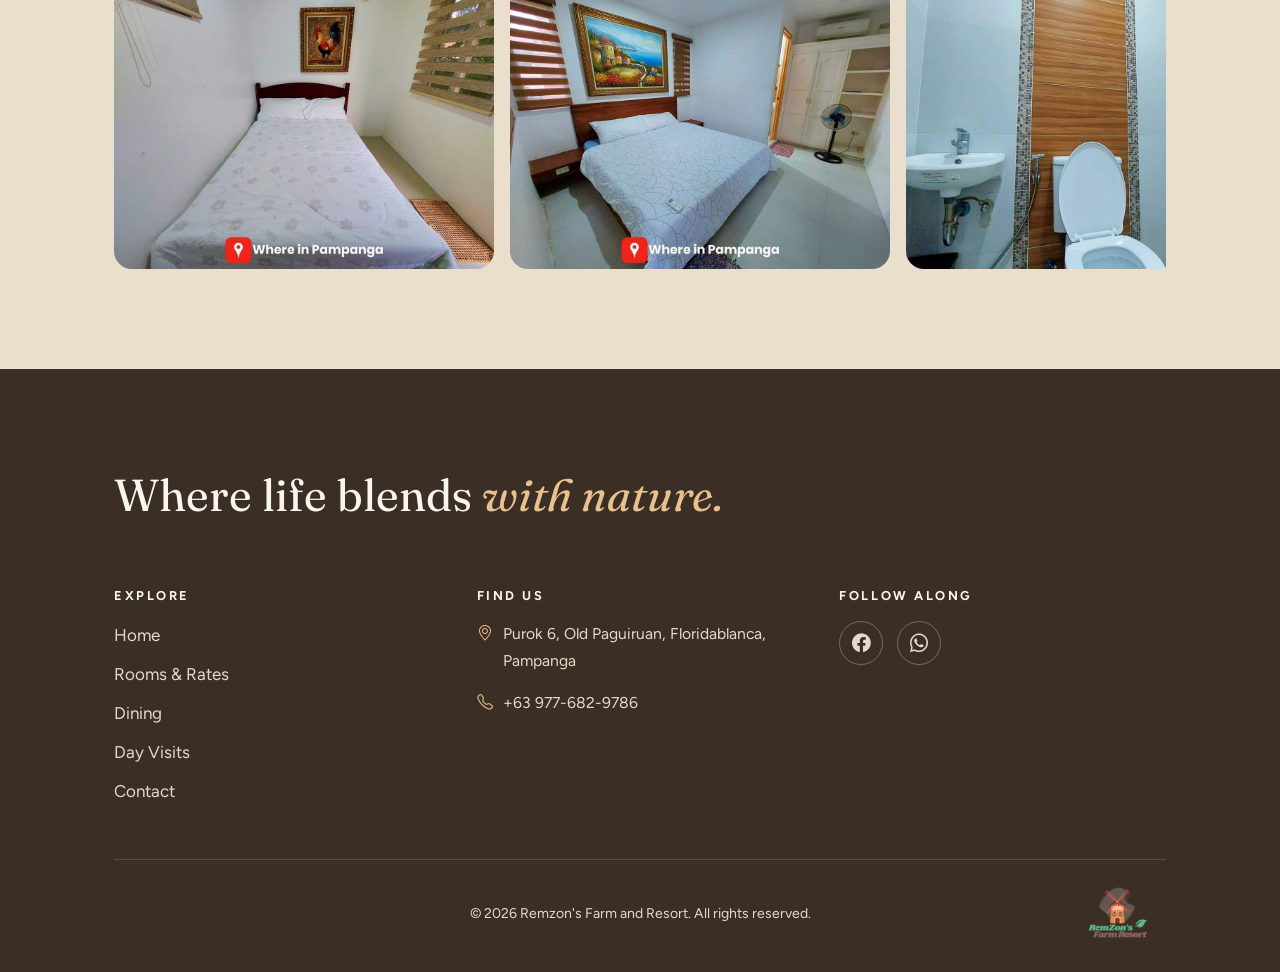
<file: private.html>
<!DOCTYPE html>
<html lang="en">
<head>
  <meta charset="UTF-8">
  <meta name="viewport" content="width=device-width, initial-scale=1.0">
  <title>Private Resort | Remzon's Farm &amp; Resort</title>
  <meta name="description" content="The whole private resort for up to 100 guests: private pool, open function hall, two aircon rooms, and complete catering. 8-hour day package ₱15,000.">
  <link rel="icon" href="Logo/ResortLogo.png">
  <link rel="preconnect" href="https://fonts.googleapis.com">
  <link rel="preconnect" href="https://fonts.gstatic.com" crossorigin>
  <link href="https://fonts.googleapis.com/css2?family=Fraunces:ital,opsz,wght@0,9..144,300..700;1,9..144,300..700&family=Figtree:ital,wght@0,300..700;1,300..700&display=swap" rel="stylesheet">
  <link rel="stylesheet" href="https://cdn.jsdelivr.net/npm/bootstrap-icons@1.11.3/font/bootstrap-icons.min.css">
  <link rel="stylesheet" href="style.css">
</head>
<body>

<header class="site-header site-header--solid">
  <div class="header-inner">
    <a class="brand" href="index.html">
      <img src="Logo/ResortLogo.png" alt="Remzon's Farm and Resort logo">
    </a>
    <nav class="site-nav">
      <a href="rooms.html">Rooms</a>
      <a href="dining.html">Dining</a>
      <a href="index.html#day">Day Visits</a>
      <a href="index.html#contact">Contact</a>
    </nav>
    <a class="btn btn--clay btn--small header-cta" href="booking.html?space=private">Book now</a>
    <button class="nav-toggle" aria-label="Menu" aria-expanded="false"><i class="bi bi-list"></i></button>
  </div>
</header>

<!-- PAGE HEAD -->
<section class="page-head">
  <div class="container">
    <a class="text-link" href="rooms.html"><i class="bi bi-arrow-left"></i> All rooms &amp; spaces</a>
  </div>
</section>

<!-- DETAIL -->
<section class="section" style="padding-block: clamp(40px, 6vw, 72px);">
  <div class="container detail-layout">

    <div class="detail-gallery" data-reveal>
      <img class="main-photo" id="mainPhoto" src="Resort/PrivateEvents.jpg" alt="Private Resort pool set up for an event">
      <div class="thumb-row">
        <img src="Resort/PrivateEvents.jpg" data-image="Resort/PrivateEvents.jpg" alt="Pool set for an event" class="is-active">
        <img src="Resort/Private4.jpg" data-image="Resort/Private4.jpg" alt="Private resort grounds">
        <img src="Resort/Private6.jpg" data-image="Resort/Private6.jpg" alt="Function hall">
        <img src="Resort/welcome3.jpg" data-image="Resort/welcome3.jpg" alt="Greenery around the resort">
        <img src="Resort/remzon23.jpg" data-image="Resort/remzon23.jpg" alt="Resort walkway">
        <img src="Resort/Private1.jpg" data-image="Resort/Private1.jpg" alt="Poolside seating">
      </div>
    </div>

    <div class="detail-info" data-reveal style="--d:.12s">
      <p class="eyebrow">For celebrations</p>
      <h1>Private Resort</h1>
      <p>The whole private resort to yourselves: private pool, open function hall, and two air-conditioned rooms, all for an eight-hour day. Birthdays, reunions, team buildings, or a laid-back day with your favorite people: no overnight needed, just good company in a peaceful farm setting.</p>

      <div class="rate-panel">
        <div class="rate-list">
          <div class="rate-row"><span>Day package · 8 hours</span><span class="dots"></span><span class="price">₱15,000</span></div>
          <div class="rate-row"><span>Overnight &amp; catering</span><span class="dots"></span><span class="price">Ask us</span></div>
        </div>
        <p class="checkin"><span><i class="bi bi-box-arrow-in-right"></i> Check-in 2:00 PM</span><span><i class="bi bi-box-arrow-right"></i> Check-out 11:00 AM</span></p>
        <div class="panel-actions">
          <a class="btn btn--clay" href="booking.html?space=private"><i class="bi bi-calendar-check"></i> Request to book</a>
          <button class="btn btn--ghost share-button" type="button"><i class="bi bi-share"></i> Share</button>
        </div>
      </div>

      <div class="amenities-grid">
        <h3>What's included</h3>
        <p class="amenity"><i class="bi bi-people"></i> Good for up to 100 guests</p>
        <p class="amenity"><i class="bi bi-water"></i> Private swimming pool</p>
        <p class="amenity"><i class="bi bi-snow"></i> 2 aircon rooms</p>
        <p class="amenity"><i class="bi bi-shop"></i> Open function hall</p>
      </div>

      <div class="amenities-grid">
        <h3>Catering from the farm</h3>
        <p class="amenity"><i class="bi bi-basket"></i> Pork, beef, chicken, fish, pasta, veggies &amp; dessert</p>
        <p class="amenity"><i class="bi bi-cup-straw"></i> Rice and drinks included</p>
      </div>
    </div>

  </div>
</section>

<!-- ROOM GALLERY -->
<section class="section section--sand" style="padding-block: clamp(56px, 8vw, 88px);">
  <div class="container">
    <div class="section-head" data-reveal>
      <p class="eyebrow">Gallery</p>
      <h2>Around <em>the resort</em></h2>
    </div>
    <div class="photo-strip" data-reveal>
      <img src="Resort/PrivateRoom1.jpg" alt="Aircon room">
      <img src="Resort/PrivateRoom2.jpg" alt="Aircon room with beds">
      <img src="Resort/PrivateRoom3.jpg" alt="Room interior">
      <img src="Resort/Private2.jpg" alt="Private resort grounds">
      <img src="Resort/Private5.jpg" alt="Poolside">
      <img src="Resort/Private7.jpg" alt="Function hall setup">
    </div>
  </div>
</section>

<!-- FOOTER -->
<footer class="site-footer">
  <div class="container">
    <p class="footer-signoff">Where life blends <em>with nature.</em></p>
    <div class="footer-grid">
      <div>
        <h4>Explore</h4>
        <ul>
          <li><a href="index.html">Home</a></li>
          <li><a href="rooms.html">Rooms &amp; Rates</a></li>
          <li><a href="dining.html">Dining</a></li>
          <li><a href="index.html#day">Day Visits</a></li>
          <li><a href="index.html#contact">Contact</a></li>
        </ul>
      </div>
      <div>
        <h4>Find us</h4>
        <p><i class="bi bi-geo-alt"></i> Purok 6, Old Paguiruan, Floridablanca, Pampanga</p>
        <p><i class="bi bi-telephone"></i> +63 977-682-9786</p>
      </div>
      <div>
        <h4>Follow along</h4>
        <div class="footer-social">
          <a href="https://web.facebook.com/RemZonsFarmandResort" target="_blank" rel="noopener" aria-label="Facebook"><i class="bi bi-facebook"></i></a>
          <a href="https://wa.me/639662276892" target="_blank" rel="noopener" aria-label="WhatsApp"><i class="bi bi-whatsapp"></i></a>
        </div>
      </div>
    </div>
    <div class="footer-bottom">
      <p>&copy; 2026 Remzon's Farm and Resort. All rights reserved.</p>
      <img class="footer-badge" src="Logo/Resort Logo 1.png" alt="Remzon's Farm and Resort logo">
    </div>
  </div>
</footer>

<!-- Chat bubble -->
<div class="chat-bubble">
  <div class="chat-options">
    <a class="chat-option chat-option--book chat-option--mobile" href="booking.html?space=private"><i class="bi bi-calendar-check"></i> Request to book</a>
    <a class="chat-option chat-option--call chat-option--mobile" href="tel:+639776829786"><i class="bi bi-telephone"></i> Call us</a>
    <a class="chat-option chat-option--wa" href="https://wa.me/639662276892?text=Hi!%20I%27d%20like%20to%20ask%20about%20booking%20the%20Private%20Resort." target="_blank" rel="noopener"><i class="bi bi-whatsapp"></i> WhatsApp</a>
    <a class="chat-option chat-option--ms" href="https://m.me/RemZonsFarmandResort" target="_blank" rel="noopener"><i class="bi bi-messenger"></i> Messenger</a>
  </div>
  <button class="chat-toggle" aria-label="Chat with us" aria-expanded="false"><i class="bi bi-chat-dots-fill"></i></button>
</div>

<script src="script.js" defer></script>
</body>
</html>
</file>
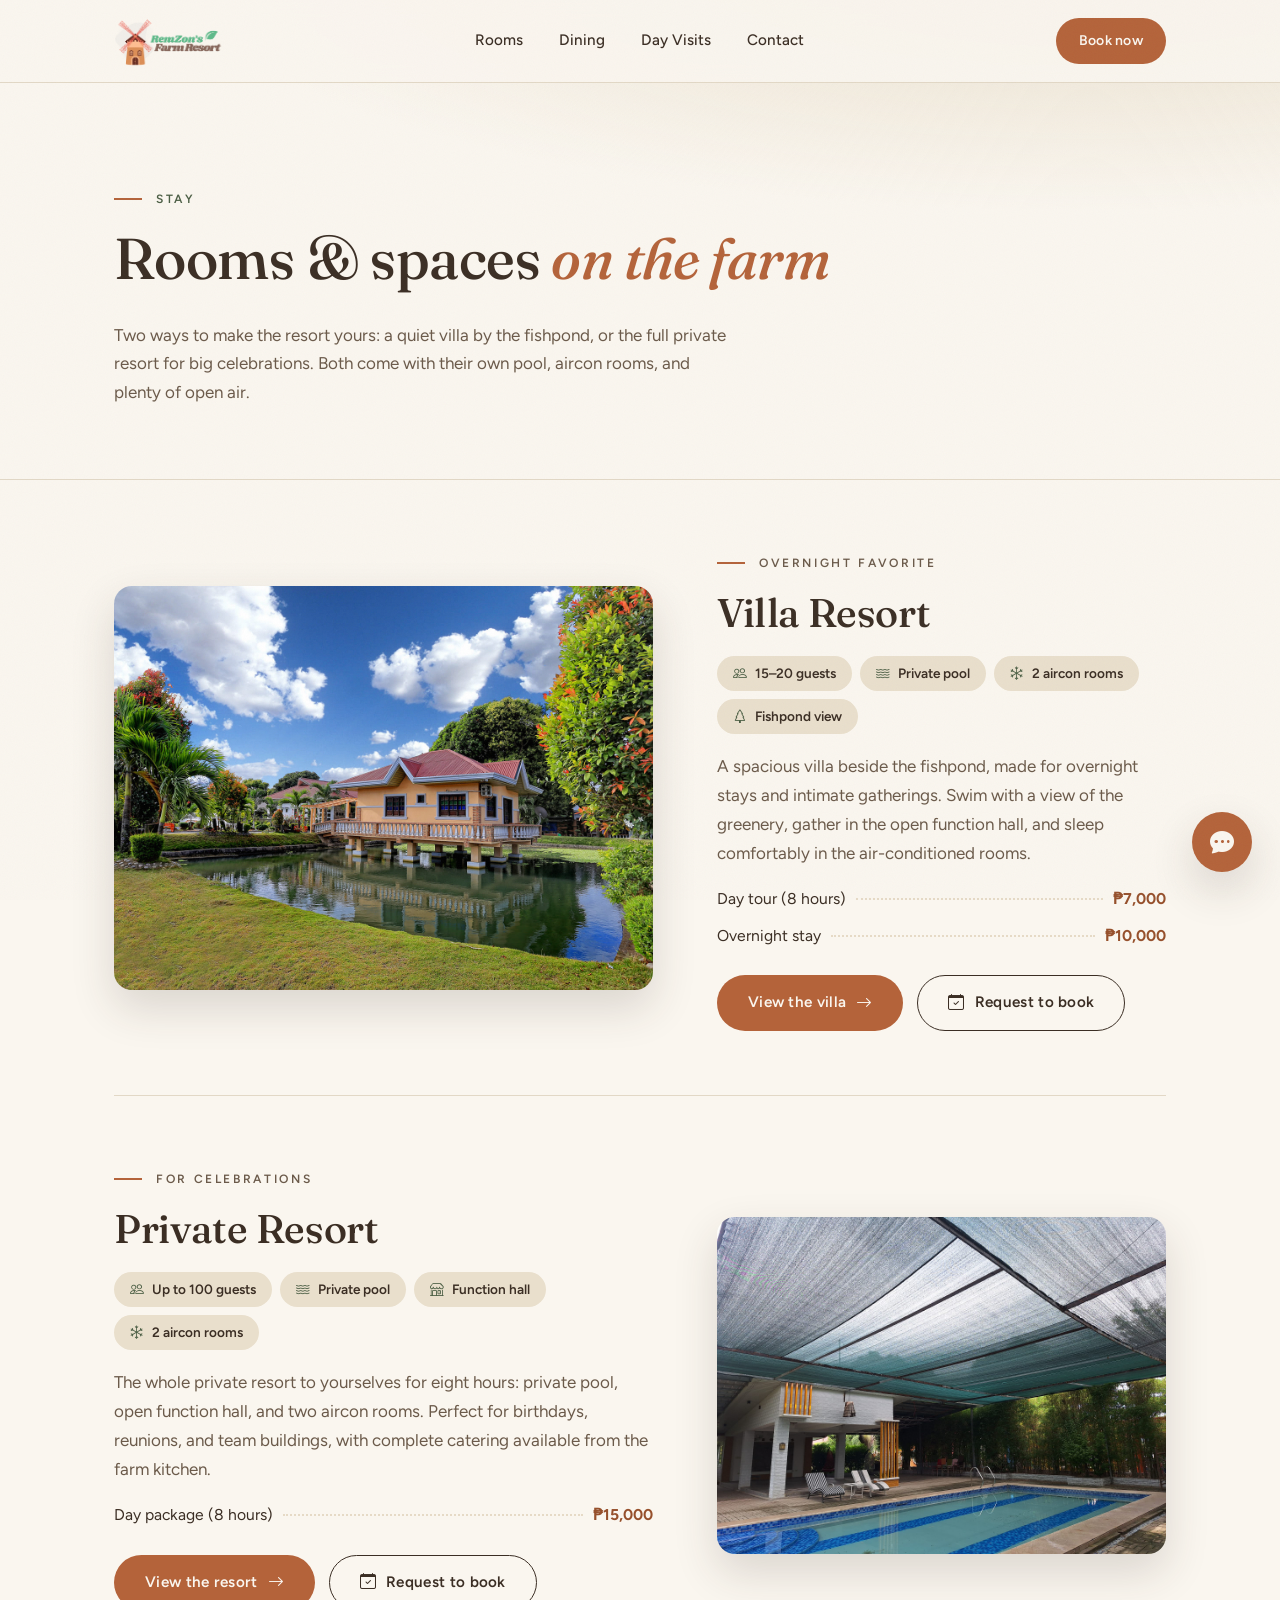
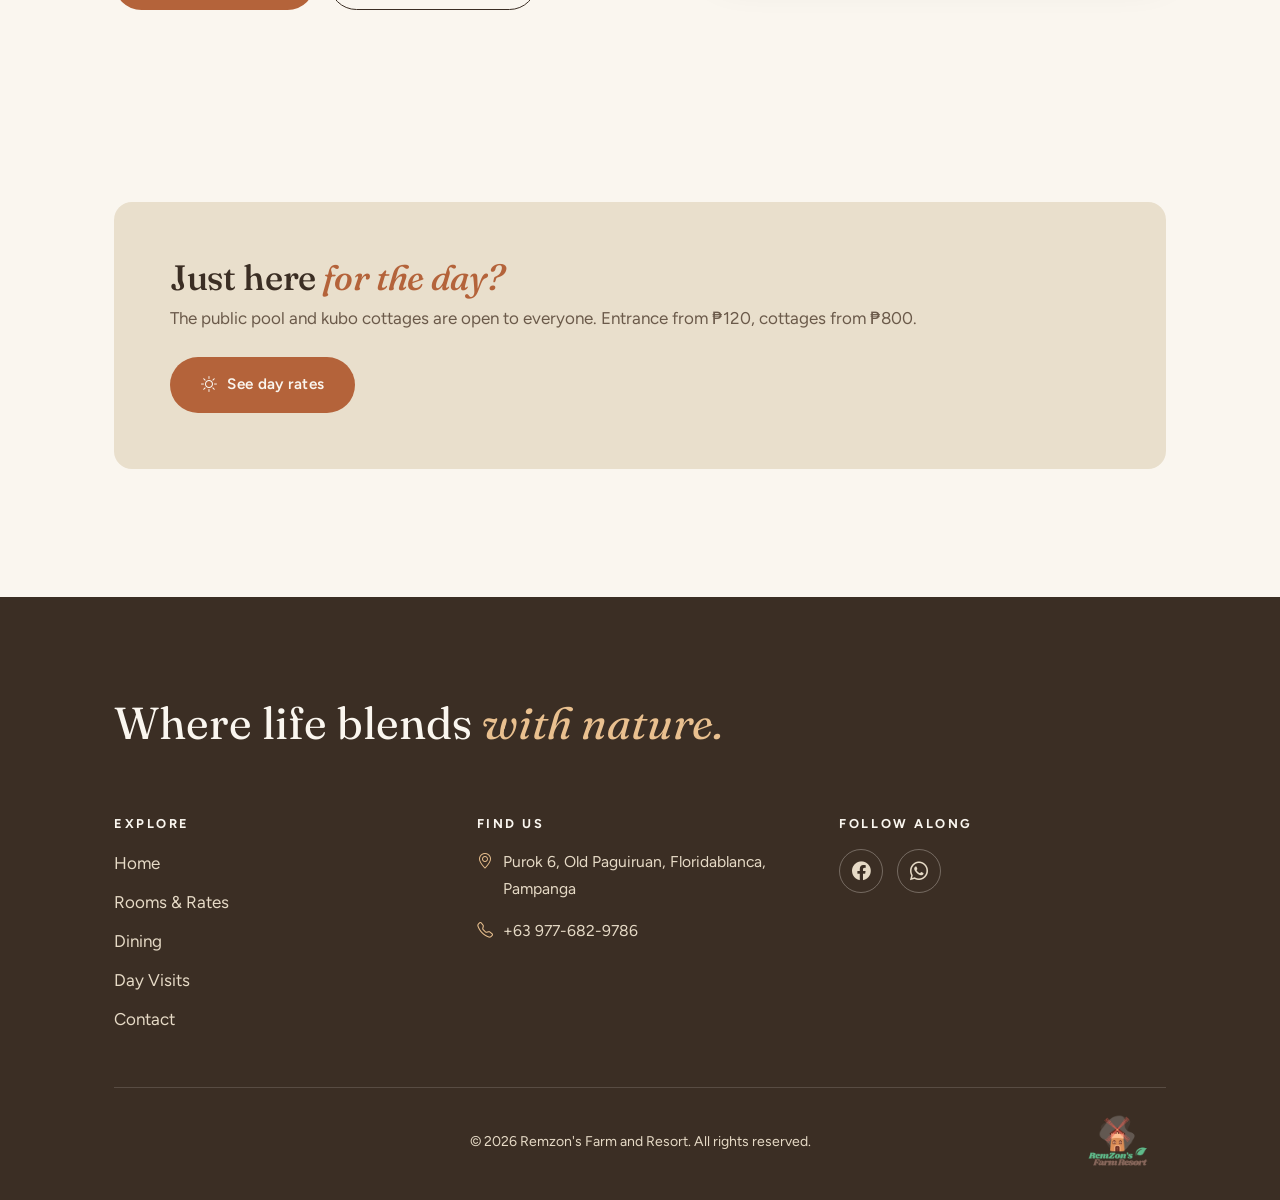
<file: rooms.html>
<!DOCTYPE html>
<html lang="en">
<head>
  <meta charset="UTF-8">
  <meta name="viewport" content="width=device-width, initial-scale=1.0">
  <title>Rooms &amp; Rates | Remzon's Farm &amp; Resort</title>
  <meta name="description" content="Stay at Remzon's Farm & Resort: an overnight villa by the fishpond or a private resort for up to 100 guests, each with its own pool.">
  <link rel="icon" href="Logo/ResortLogo.png">
  <link rel="preconnect" href="https://fonts.googleapis.com">
  <link rel="preconnect" href="https://fonts.gstatic.com" crossorigin>
  <link href="https://fonts.googleapis.com/css2?family=Fraunces:ital,opsz,wght@0,9..144,300..700;1,9..144,300..700&family=Figtree:ital,wght@0,300..700;1,300..700&display=swap" rel="stylesheet">
  <link rel="stylesheet" href="https://cdn.jsdelivr.net/npm/bootstrap-icons@1.11.3/font/bootstrap-icons.min.css">
  <link rel="stylesheet" href="style.css">
</head>
<body>

<header class="site-header site-header--solid">
  <div class="header-inner">
    <a class="brand" href="index.html">
      <img src="Logo/ResortLogo.png" alt="Remzon's Farm and Resort logo">
    </a>
    <nav class="site-nav">
      <a href="rooms.html">Rooms</a>
      <a href="dining.html">Dining</a>
      <a href="index.html#day">Day Visits</a>
      <a href="index.html#contact">Contact</a>
    </nav>
    <a class="btn btn--clay btn--small header-cta" href="booking.html">Book now</a>
    <button class="nav-toggle" aria-label="Menu" aria-expanded="false"><i class="bi bi-list"></i></button>
  </div>
</header>

<!-- PAGE HEAD -->
<section class="page-head">
  <div class="container">
    <p class="eyebrow">Stay</p>
    <h1>Rooms &amp; spaces <em>on the farm</em></h1>
    <p class="lede">Two ways to make the resort yours: a quiet villa by the fishpond, or the full private resort for big celebrations. Both come with their own pool, aircon rooms, and plenty of open air.</p>
  </div>
</section>

<!-- LISTINGS -->
<section class="section" style="padding-block: 0;">
  <div class="container">

    <article class="room-row">
      <img class="room-row-photo" src="Resort/Villa.jpg" alt="Villa Resort by the fishpond" data-reveal>
      <div data-reveal style="--d:.12s">
        <p class="eyebrow">Overnight favorite</p>
        <h2>Villa Resort</h2>
        <ul class="room-facts">
          <li><i class="bi bi-people"></i> 15–20 guests</li>
          <li><i class="bi bi-water"></i> Private pool</li>
          <li><i class="bi bi-snow"></i> 2 aircon rooms</li>
          <li><i class="bi bi-tree"></i> Fishpond view</li>
        </ul>
        <p>A spacious villa beside the fishpond, made for overnight stays and intimate gatherings. Swim with a view of the greenery, gather in the open function hall, and sleep comfortably in the air-conditioned rooms.</p>
        <div class="rate-list">
          <div class="rate-row"><span>Day tour (8 hours)</span><span class="dots"></span><span class="price">₱7,000</span></div>
          <div class="rate-row"><span>Overnight stay</span><span class="dots"></span><span class="price">₱10,000</span></div>
        </div>
        <div class="room-actions">
          <a class="btn btn--clay" href="villa.html">View the villa <i class="bi bi-arrow-right"></i></a>
          <a class="btn btn--ghost" href="booking.html?space=villa"><i class="bi bi-calendar-check"></i> Request to book</a>
        </div>
      </div>
    </article>

    <article class="room-row">
      <img class="room-row-photo" src="Resort/RoomPrivate.jpg" alt="Private Resort pool and grounds" data-reveal>
      <div data-reveal style="--d:.12s">
        <p class="eyebrow">For celebrations</p>
        <h2>Private Resort</h2>
        <ul class="room-facts">
          <li><i class="bi bi-people"></i> Up to 100 guests</li>
          <li><i class="bi bi-water"></i> Private pool</li>
          <li><i class="bi bi-shop"></i> Function hall</li>
          <li><i class="bi bi-snow"></i> 2 aircon rooms</li>
        </ul>
        <p>The whole private resort to yourselves for eight hours: private pool, open function hall, and two aircon rooms. Perfect for birthdays, reunions, and team buildings, with complete catering available from the farm kitchen.</p>
        <div class="rate-list">
          <div class="rate-row"><span>Day package (8 hours)</span><span class="dots"></span><span class="price">₱15,000</span></div>
        </div>
        <div class="room-actions">
          <a class="btn btn--clay" href="private.html">View the resort <i class="bi bi-arrow-right"></i></a>
          <a class="btn btn--ghost" href="booking.html?space=private"><i class="bi bi-calendar-check"></i> Request to book</a>
        </div>
      </div>
    </article>

  </div>
</section>

<!-- DAY STRIP -->
<section class="section">
  <div class="container">
    <div class="day-strip" data-reveal>
      <div>
        <h2>Just here <em>for the day?</em></h2>
        <p>The public pool and kubo cottages are open to everyone. Entrance from ₱120, cottages from ₱800.</p>
      </div>
      <a class="btn btn--clay" href="index.html#day"><i class="bi bi-sun"></i> See day rates</a>
    </div>
  </div>
</section>

<!-- FOOTER -->
<footer class="site-footer">
  <div class="container">
    <p class="footer-signoff">Where life blends <em>with nature.</em></p>
    <div class="footer-grid">
      <div>
        <h4>Explore</h4>
        <ul>
          <li><a href="index.html">Home</a></li>
          <li><a href="rooms.html">Rooms &amp; Rates</a></li>
          <li><a href="dining.html">Dining</a></li>
          <li><a href="index.html#day">Day Visits</a></li>
          <li><a href="index.html#contact">Contact</a></li>
        </ul>
      </div>
      <div>
        <h4>Find us</h4>
        <p><i class="bi bi-geo-alt"></i> Purok 6, Old Paguiruan, Floridablanca, Pampanga</p>
        <p><i class="bi bi-telephone"></i> +63 977-682-9786</p>
      </div>
      <div>
        <h4>Follow along</h4>
        <div class="footer-social">
          <a href="https://web.facebook.com/RemZonsFarmandResort" target="_blank" rel="noopener" aria-label="Facebook"><i class="bi bi-facebook"></i></a>
          <a href="https://wa.me/639662276892" target="_blank" rel="noopener" aria-label="WhatsApp"><i class="bi bi-whatsapp"></i></a>
        </div>
      </div>
    </div>
    <div class="footer-bottom">
      <p>&copy; 2026 Remzon's Farm and Resort. All rights reserved.</p>
      <img class="footer-badge" src="Logo/Resort Logo 1.png" alt="Remzon's Farm and Resort logo">
    </div>
  </div>
</footer>

<!-- Chat bubble -->
<div class="chat-bubble">
  <div class="chat-options">
    <a class="chat-option chat-option--book chat-option--mobile" href="booking.html"><i class="bi bi-calendar-check"></i> Request to book</a>
    <a class="chat-option chat-option--call chat-option--mobile" href="tel:+639776829786"><i class="bi bi-telephone"></i> Call us</a>
    <a class="chat-option chat-option--wa" href="https://wa.me/639662276892?text=Hi!%20I%27d%20like%20to%20ask%20about%20booking%20at%20Remzon%27s%20Farm%20and%20Resort." target="_blank" rel="noopener"><i class="bi bi-whatsapp"></i> WhatsApp</a>
    <a class="chat-option chat-option--ms" href="https://m.me/RemZonsFarmandResort" target="_blank" rel="noopener"><i class="bi bi-messenger"></i> Messenger</a>
  </div>
  <button class="chat-toggle" aria-label="Chat with us" aria-expanded="false"><i class="bi bi-chat-dots-fill"></i></button>
</div>

<script src="script.js" defer></script>
</body>
</html>
</file>
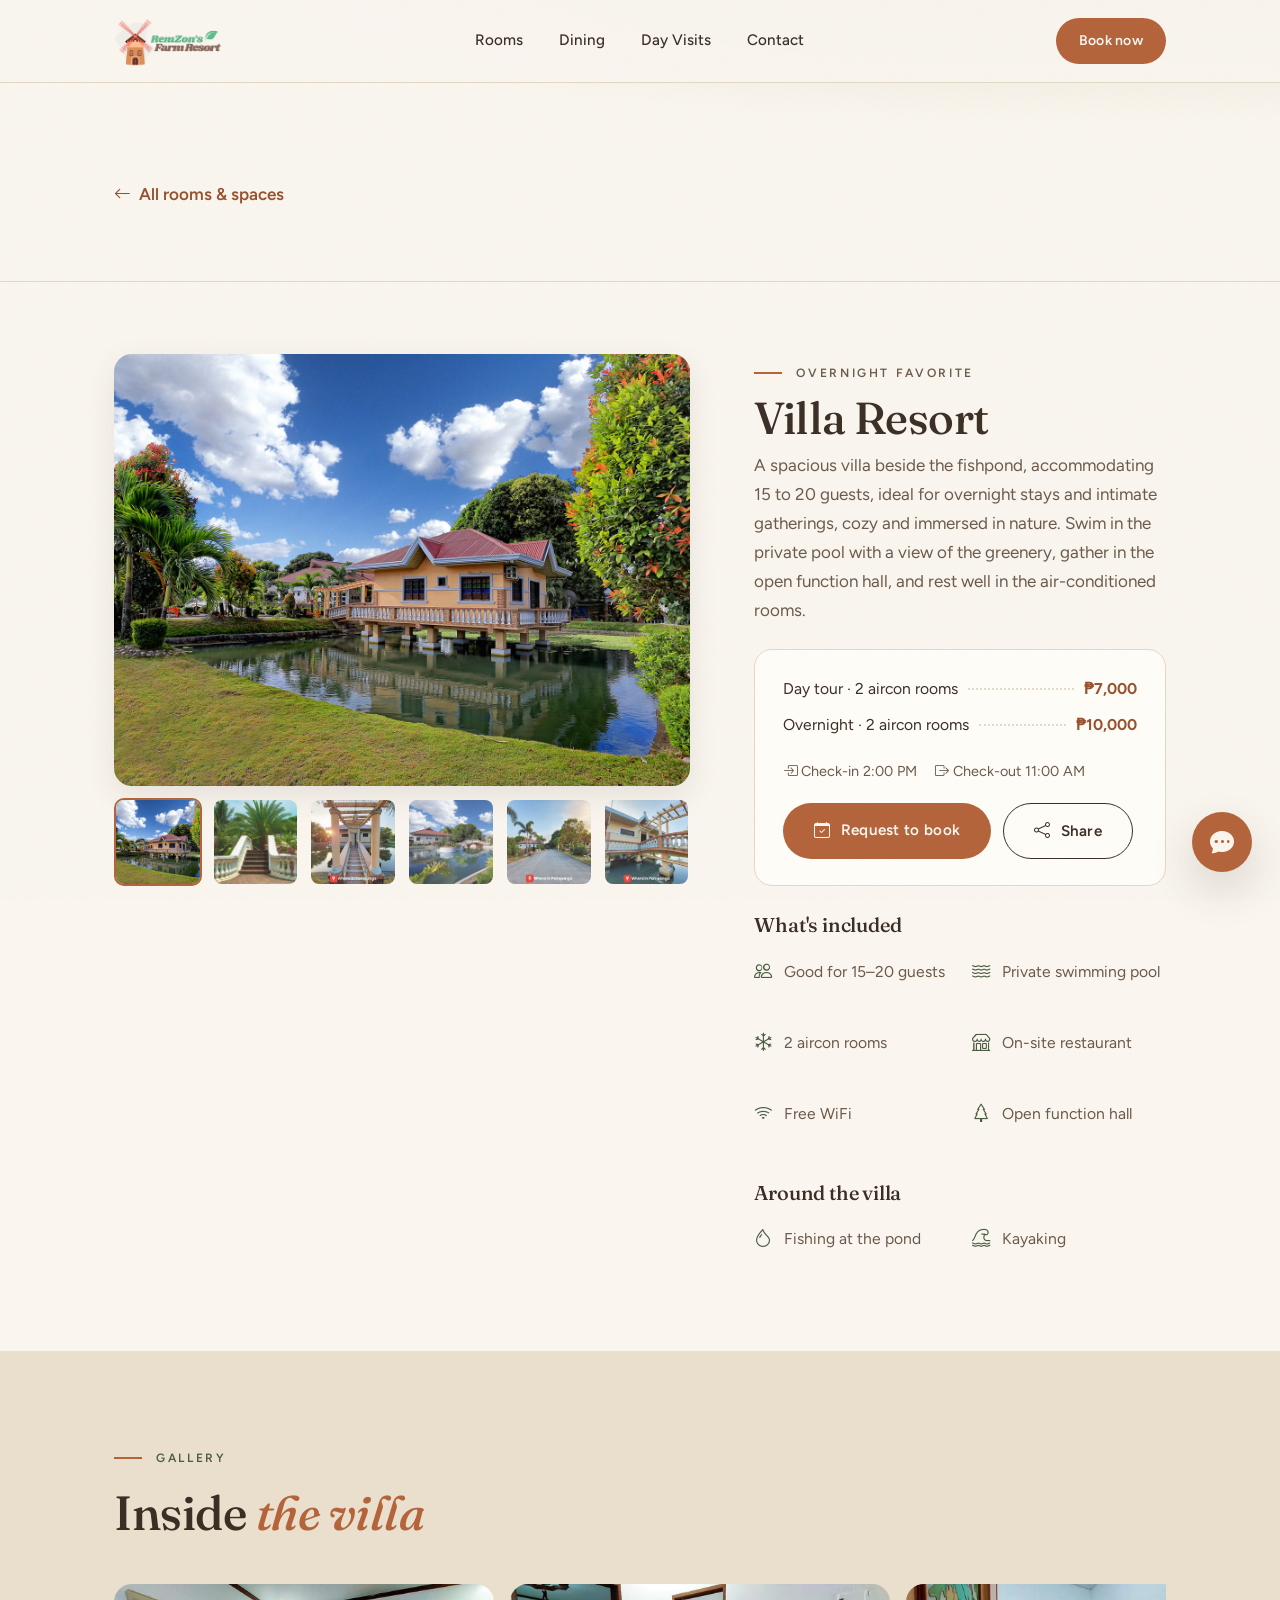
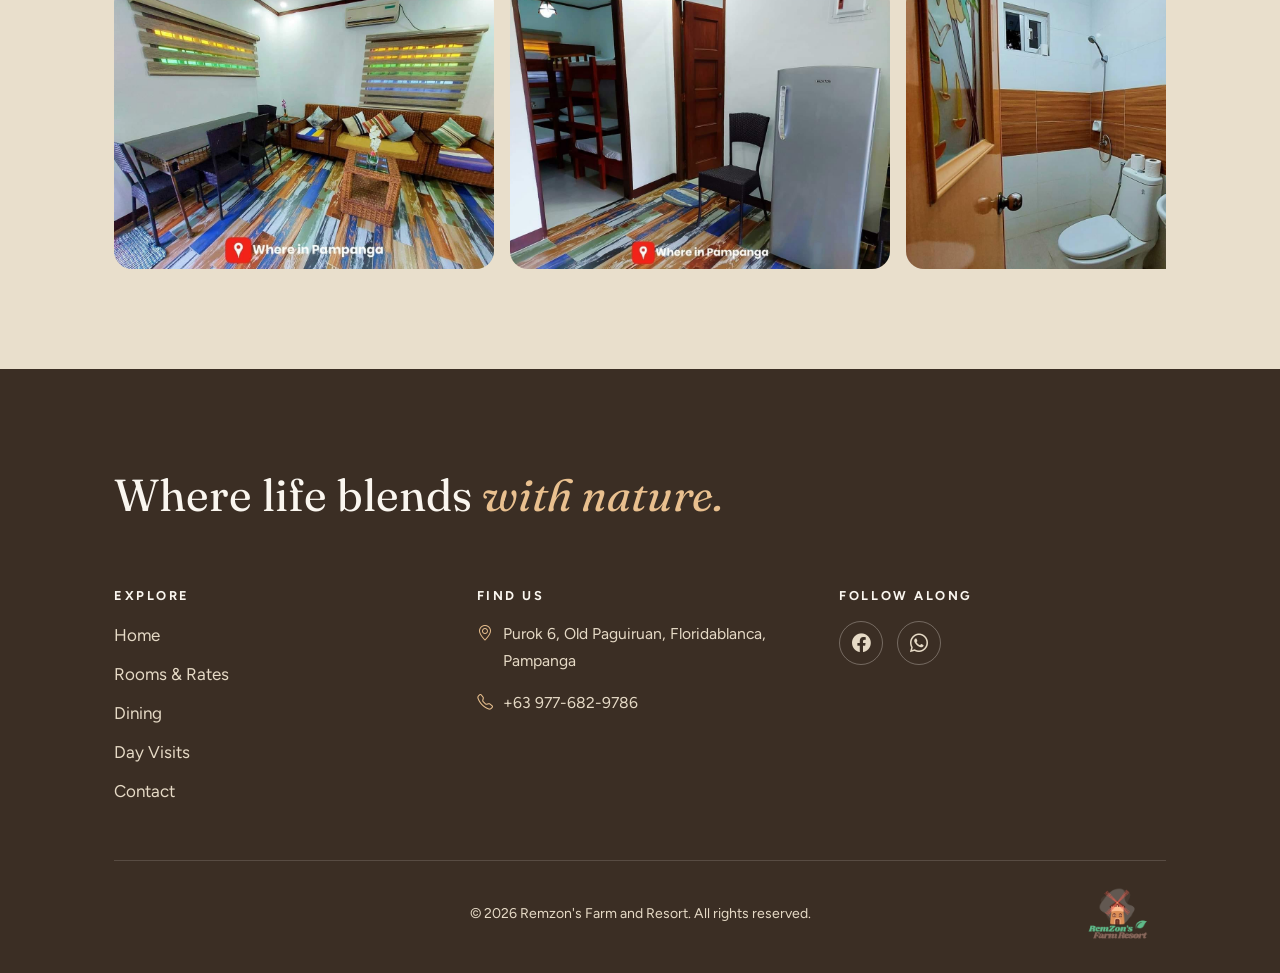
<file: villa.html>
<!DOCTYPE html>
<html lang="en">
<head>
  <meta charset="UTF-8">
  <meta name="viewport" content="width=device-width, initial-scale=1.0">
  <title>Villa Resort | Remzon's Farm &amp; Resort</title>
  <meta name="description" content="A spacious villa by the fishpond for 15–20 guests, with private pool, function hall, and two aircon rooms. Day tours from ₱7,000, overnight ₱10,000.">
  <link rel="icon" href="Logo/ResortLogo.png">
  <link rel="preconnect" href="https://fonts.googleapis.com">
  <link rel="preconnect" href="https://fonts.gstatic.com" crossorigin>
  <link href="https://fonts.googleapis.com/css2?family=Fraunces:ital,opsz,wght@0,9..144,300..700;1,9..144,300..700&family=Figtree:ital,wght@0,300..700;1,300..700&display=swap" rel="stylesheet">
  <link rel="stylesheet" href="https://cdn.jsdelivr.net/npm/bootstrap-icons@1.11.3/font/bootstrap-icons.min.css">
  <link rel="stylesheet" href="style.css">
</head>
<body>

<header class="site-header site-header--solid">
  <div class="header-inner">
    <a class="brand" href="index.html">
      <img src="Logo/ResortLogo.png" alt="Remzon's Farm and Resort logo">
    </a>
    <nav class="site-nav">
      <a href="rooms.html">Rooms</a>
      <a href="dining.html">Dining</a>
      <a href="index.html#day">Day Visits</a>
      <a href="index.html#contact">Contact</a>
    </nav>
    <a class="btn btn--clay btn--small header-cta" href="booking.html?space=villa">Book now</a>
    <button class="nav-toggle" aria-label="Menu" aria-expanded="false"><i class="bi bi-list"></i></button>
  </div>
</header>

<!-- PAGE HEAD -->
<section class="page-head">
  <div class="container">
    <a class="text-link" href="rooms.html"><i class="bi bi-arrow-left"></i> All rooms &amp; spaces</a>
  </div>
</section>

<!-- DETAIL -->
<section class="section" style="padding-block: clamp(40px, 6vw, 72px);">
  <div class="container detail-layout">

    <div class="detail-gallery" data-reveal>
      <img class="main-photo" id="mainPhoto" src="Resort/Villa.jpg" alt="Villa Resort exterior">
      <div class="thumb-row">
        <img src="Resort/Villa.jpg" data-image="Resort/Villa.jpg" alt="Villa exterior" class="is-active">
        <img src="Resort/Villa5.jpg" data-image="Resort/Villa5.jpg" alt="Villa grounds">
        <img src="Resort/Villa1.jpg" data-image="Resort/Villa1.jpg" alt="Villa poolside">
        <img src="Resort/Villa6.jpg" data-image="Resort/Villa6.jpg" alt="Villa garden">
        <img src="Resort/Remzon29.jpg" data-image="Resort/Remzon29.jpg" alt="View of the fishpond">
        <img src="Resort/Villa7.jpg" data-image="Resort/Villa7.jpg" alt="Villa at dusk">
      </div>
    </div>

    <div class="detail-info" data-reveal style="--d:.12s">
      <p class="eyebrow">Overnight favorite</p>
      <h1>Villa Resort</h1>
      <p>A spacious villa beside the fishpond, accommodating 15 to 20 guests, ideal for overnight stays and intimate gatherings, cozy and immersed in nature. Swim in the private pool with a view of the greenery, gather in the open function hall, and rest well in the air-conditioned rooms.</p>

      <div class="rate-panel">
        <div class="rate-list">
          <div class="rate-row"><span>Day tour · 2 aircon rooms</span><span class="dots"></span><span class="price">₱7,000</span></div>
          <div class="rate-row"><span>Overnight · 2 aircon rooms</span><span class="dots"></span><span class="price">₱10,000</span></div>
        </div>
        <p class="checkin"><span><i class="bi bi-box-arrow-in-right"></i> Check-in 2:00 PM</span><span><i class="bi bi-box-arrow-right"></i> Check-out 11:00 AM</span></p>
        <div class="panel-actions">
          <a class="btn btn--clay" href="booking.html?space=villa"><i class="bi bi-calendar-check"></i> Request to book</a>
          <button class="btn btn--ghost share-button" type="button"><i class="bi bi-share"></i> Share</button>
        </div>
      </div>

      <div class="amenities-grid">
        <h3>What's included</h3>
        <p class="amenity"><i class="bi bi-people"></i> Good for 15–20 guests</p>
        <p class="amenity"><i class="bi bi-water"></i> Private swimming pool</p>
        <p class="amenity"><i class="bi bi-snow"></i> 2 aircon rooms</p>
        <p class="amenity"><i class="bi bi-shop"></i> On-site restaurant</p>
        <p class="amenity"><i class="bi bi-wifi"></i> Free WiFi</p>
        <p class="amenity"><i class="bi bi-tree"></i> Open function hall</p>
      </div>

      <div class="amenities-grid">
        <h3>Around the villa</h3>
        <p class="amenity"><i class="bi bi-droplet"></i> Fishing at the pond</p>
        <p class="amenity"><i class="bi bi-tsunami"></i> Kayaking</p>
      </div>
    </div>

  </div>
</section>

<!-- ROOM GALLERY -->
<section class="section section--sand" style="padding-block: clamp(56px, 8vw, 88px);">
  <div class="container">
    <div class="section-head" data-reveal>
      <p class="eyebrow">Gallery</p>
      <h2>Inside <em>the villa</em></h2>
    </div>
    <div class="photo-strip" data-reveal>
      <img src="Resort/VillaRoom2.jpg" alt="Villa bedroom">
      <img src="Resort/VillaRoom3.jpg" alt="Villa bedroom detail">
      <img src="Resort/VillaRoom1.jpg" alt="Villa room interior">
      <img src="Resort/VillaRoom5.jpg" alt="Villa room with beds">
      <img src="Resort/VillaRoom4.jpg" alt="Villa room corner">
      <img src="Resort/PrivateRoom1.jpg" alt="Aircon room">
    </div>
  </div>
</section>

<!-- FOOTER -->
<footer class="site-footer">
  <div class="container">
    <p class="footer-signoff">Where life blends <em>with nature.</em></p>
    <div class="footer-grid">
      <div>
        <h4>Explore</h4>
        <ul>
          <li><a href="index.html">Home</a></li>
          <li><a href="rooms.html">Rooms &amp; Rates</a></li>
          <li><a href="dining.html">Dining</a></li>
          <li><a href="index.html#day">Day Visits</a></li>
          <li><a href="index.html#contact">Contact</a></li>
        </ul>
      </div>
      <div>
        <h4>Find us</h4>
        <p><i class="bi bi-geo-alt"></i> Purok 6, Old Paguiruan, Floridablanca, Pampanga</p>
        <p><i class="bi bi-telephone"></i> +63 977-682-9786</p>
      </div>
      <div>
        <h4>Follow along</h4>
        <div class="footer-social">
          <a href="https://web.facebook.com/RemZonsFarmandResort" target="_blank" rel="noopener" aria-label="Facebook"><i class="bi bi-facebook"></i></a>
          <a href="https://wa.me/639662276892" target="_blank" rel="noopener" aria-label="WhatsApp"><i class="bi bi-whatsapp"></i></a>
        </div>
      </div>
    </div>
    <div class="footer-bottom">
      <p>&copy; 2026 Remzon's Farm and Resort. All rights reserved.</p>
      <img class="footer-badge" src="Logo/Resort Logo 1.png" alt="Remzon's Farm and Resort logo">
    </div>
  </div>
</footer>

<!-- Chat bubble -->
<div class="chat-bubble">
  <div class="chat-options">
    <a class="chat-option chat-option--book chat-option--mobile" href="booking.html?space=villa"><i class="bi bi-calendar-check"></i> Request to book</a>
    <a class="chat-option chat-option--call chat-option--mobile" href="tel:+639776829786"><i class="bi bi-telephone"></i> Call us</a>
    <a class="chat-option chat-option--wa" href="https://wa.me/639662276892?text=Hi!%20I%27d%20like%20to%20ask%20about%20booking%20the%20Villa%20Resort." target="_blank" rel="noopener"><i class="bi bi-whatsapp"></i> WhatsApp</a>
    <a class="chat-option chat-option--ms" href="https://m.me/RemZonsFarmandResort" target="_blank" rel="noopener"><i class="bi bi-messenger"></i> Messenger</a>
  </div>
  <button class="chat-toggle" aria-label="Chat with us" aria-expanded="false"><i class="bi bi-chat-dots-fill"></i></button>
</div>

<script src="script.js" defer></script>
</body>
</html>
</file>
<file: style.css>
/* ==========================================================================
   Remzon's Farm & Resort — "Modern Hacienda" design system
   Palette: cream base / espresso ink / clay accent / leaf support / sand tint
   Type: Fraunces (display) + Figtree (body)
   ========================================================================== */

:root {
  --cream: #FAF6EF;
  --sand: #E9DFCC;
  --sand-deep: #E6DAC6;
  --espresso: #3B2E24;
  --espresso-soft: #6B5A4A;
  --clay: #B4633A;
  --clay-dark: #96502C;
  --leaf: #4A5D43;
  --line: #E2D8C6;
  --white: #FFFDF8;
  /* Apung Oting's signature — the restaurant's own logo maroon, used only on dining */
  --maroon: #7A2F3A;
  /* accent gold for text on dark photos/espresso */
  --gold: #E9C08F;

  --font-display: "Fraunces", serif;
  --font-body: "Figtree", sans-serif;

  --container: 1140px;
  --gutter: clamp(20px, 5vw, 44px);
  --section-pad: clamp(72px, 10vw, 128px);
  --radius: 18px;
  --radius-arch: 999px 999px 18px 18px;

  --shadow-soft: 0 10px 30px rgba(59, 46, 36, 0.10);
  --shadow-lift: 0 18px 44px rgba(59, 46, 36, 0.16);

  --ease-out: cubic-bezier(0.22, 1, 0.36, 1);
}

/* ---------- Reset & base ---------- */

*, *::before, *::after { box-sizing: border-box; }

html { scroll-behavior: smooth; }

body {
  margin: 0;
  background-color: var(--cream);
  color: var(--espresso);
  font-family: var(--font-body);
  font-size: 1.0625rem;
  line-height: 1.7;
  -webkit-font-smoothing: antialiased;
  overflow-x: hidden;
}

/* faint paper grain over everything */
body::after {
  content: "";
  position: fixed;
  inset: 0;
  pointer-events: none;
  z-index: 999;
  opacity: 0.035;
  background-image: url("data:image/svg+xml,%3Csvg xmlns='http://www.w3.org/2000/svg' width='160' height='160'%3E%3Cfilter id='n'%3E%3CfeTurbulence type='fractalNoise' baseFrequency='0.9' numOctaves='2'/%3E%3C/filter%3E%3Crect width='160' height='160' filter='url(%23n)'/%3E%3C/svg%3E");
}

img { max-width: 100%; display: block; }

h1, h2, h3, h4 {
  font-family: var(--font-display);
  font-weight: 500;
  line-height: 1.12;
  margin: 0 0 0.5em;
  letter-spacing: -0.01em;
}

h1 em, h2 em, h3 em {
  font-style: italic;
  color: var(--clay);
}

p { margin: 0 0 1em; }

a { color: var(--clay-dark); text-decoration-thickness: 1px; text-underline-offset: 3px; }

section { scroll-margin-top: 96px; }

.container {
  max-width: var(--container);
  margin-inline: auto;
  padding-inline: var(--gutter);
}

.section { padding-block: var(--section-pad); }
.section--sand { background: var(--sand); }
.section--espresso { background: var(--espresso); color: var(--cream); }

/* ---------- Eyebrow + section headings ---------- */

.eyebrow {
  display: inline-flex;
  align-items: center;
  gap: 14px;
  font-size: 0.75rem;
  font-weight: 600;
  letter-spacing: 0.22em;
  text-transform: uppercase;
  color: var(--leaf);
  margin-bottom: 18px;
}

.eyebrow::before {
  content: "";
  width: 28px;
  height: 2px;
  background: var(--clay);
}

.section--espresso .eyebrow { color: var(--sand-deep); }

.section-head h2 {
  font-size: clamp(2rem, 4.2vw, 3rem);
  max-width: 18em;
}

.section-head .lede {
  max-width: 34em;
  color: var(--espresso-soft);
  font-size: 1.05rem;
}

.section--espresso .lede { color: var(--sand-deep); }

/* ---------- Buttons ---------- */

.btn {
  display: inline-flex;
  align-items: center;
  justify-content: center;
  gap: 10px;
  padding: 14px 30px;
  border-radius: 999px;
  border: 1.5px solid transparent;
  font-family: var(--font-body);
  font-size: 0.95rem;
  font-weight: 600;
  letter-spacing: 0.02em;
  text-decoration: none;
  cursor: pointer;
  transition: transform 0.25s var(--ease-out), background 0.25s, color 0.25s, border-color 0.25s, box-shadow 0.25s;
}

.btn i { font-size: 1.05em; line-height: 1; }

.btn:hover { transform: translateY(-2px); }
.btn:active { transform: translateY(0); }

.btn--clay {
  background: var(--clay);
  color: var(--cream);
}
.btn--clay:hover { background: var(--clay-dark); box-shadow: var(--shadow-soft); }

.btn--ghost {
  background: transparent;
  color: var(--espresso);
  border-color: currentColor;
}
.btn--ghost:hover { background: rgba(59, 46, 36, 0.06); }

.btn--ghost-light {
  background: rgba(250, 246, 239, 0.08);
  color: var(--cream);
  border-color: rgba(250, 246, 239, 0.7);
  backdrop-filter: blur(4px);
}
.btn--ghost-light:hover { background: rgba(250, 246, 239, 0.18); }

.btn--small { padding: 10px 22px; font-size: 0.875rem; }

.text-link {
  display: inline-flex;
  align-items: center;
  gap: 8px;
  font-weight: 600;
  color: var(--clay-dark);
  text-decoration: none;
}
.text-link i { transition: transform 0.25s var(--ease-out); }
.text-link:hover i { transform: translateX(4px); }

/* ---------- Header ---------- */

.site-header {
  position: fixed;
  inset: 0 0 auto 0;
  z-index: 50;
  transition: background 0.35s, box-shadow 0.35s, color 0.35s;
  color: var(--cream);
}

.site-header .header-inner {
  max-width: var(--container);
  margin-inline: auto;
  padding: 10px var(--gutter);
  display: flex;
  align-items: center;
  justify-content: space-between;
  gap: 24px;
}

.site-header.is-solid,
.site-header--solid {
  background: rgba(250, 246, 239, 0.92);
  backdrop-filter: blur(10px);
  box-shadow: 0 1px 0 var(--line);
  color: var(--espresso);
}

.brand {
  display: inline-flex;
  align-items: center;
  gap: 12px;
  text-decoration: none;
  color: inherit;
}

.brand img {
  height: 62px;
  width: auto;
  object-fit: contain;
}

/* white silhouette while the header floats over the hero photo */
.site-header:not(.is-solid):not(.site-header--solid) .brand img {
  filter: brightness(0) invert(1) drop-shadow(0 2px 8px rgba(30, 22, 15, 0.35));
}

.site-nav {
  display: flex;
  align-items: center;
  gap: clamp(18px, 3vw, 36px);
}

.site-nav a {
  color: inherit;
  text-decoration: none;
  font-size: 0.95rem;
  font-weight: 500;
  position: relative;
  padding-block: 6px;
}

.site-nav a::after {
  content: "";
  position: absolute;
  left: 0;
  bottom: 0;
  width: 100%;
  height: 2px;
  background: var(--clay);
  transform: scaleX(0);
  transform-origin: left;
  transition: transform 0.3s var(--ease-out);
}

.site-nav a:hover::after { transform: scaleX(1); }

.header-cta { flex-shrink: 0; }

.nav-toggle {
  display: none;
  background: none;
  border: none;
  color: inherit;
  font-size: 1.7rem;
  cursor: pointer;
  padding: 4px 8px;
}

/* ---------- Hero ---------- */

.hero {
  position: relative;
  min-height: 100svh;
  display: flex;
  flex-direction: column;
  justify-content: flex-end;
  color: var(--cream);
  isolation: isolate;
}

.hero::before {
  content: "";
  position: absolute;
  inset: 0;
  z-index: -2;
  background-image: url("Resort/resortHome.jpg");
  background-size: cover;
  background-position: center;
}

.hero::after {
  content: "";
  position: absolute;
  inset: 0;
  z-index: -1;
  background:
    linear-gradient(180deg, rgba(30, 22, 15, 0.42) 0%, rgba(30, 22, 15, 0.10) 34%, rgba(30, 22, 15, 0.62) 78%, rgba(30, 22, 15, 0.78) 100%);
}

.hero-content {
  max-width: var(--container);
  width: 100%;
  margin-inline: auto;
  padding: 0 var(--gutter) clamp(48px, 8vh, 90px);
  text-align: center;
}

.hero-eyebrow {
  font-size: 0.78rem;
  font-weight: 600;
  letter-spacing: 0.28em;
  text-transform: uppercase;
  color: var(--sand-deep);
  margin-bottom: 22px;
}

/* short eyebrow/sub variants only appear on phones (see mobile hero block) */
.hero-eyebrow-short { display: none; }

.hero h1 {
  font-size: clamp(2.7rem, 6.5vw, 4.9rem);
  font-weight: 450;
  margin-inline: auto;
  max-width: 13em;
  margin-bottom: 0.35em;
  text-wrap: balance;
}

.hero h1 em { color: var(--gold); }

.hero .hero-sub {
  font-size: clamp(1rem, 1.6vw, 1.2rem);
  color: rgba(250, 246, 239, 0.88);
  max-width: 36em;
  margin-inline: auto;
  margin-bottom: 34px;
}

.hero-sub--short { display: none; }

.hero-doors {
  display: flex;
  justify-content: center;
  flex-wrap: wrap;
  gap: 16px;
  margin-bottom: clamp(40px, 7vh, 72px);
}

.hero-strip {
  display: flex;
  justify-content: center;
  flex-wrap: wrap;
  gap: 12px 36px;
  padding-top: 26px;
  border-top: 1px solid rgba(250, 246, 239, 0.28);
  font-size: 0.82rem;
  letter-spacing: 0.14em;
  text-transform: uppercase;
  color: rgba(250, 246, 239, 0.75);
}

.hero-strip span { display: inline-flex; align-items: center; gap: 10px; }
.hero-strip i { color: var(--gold); }

/* ---------- Compact page hero (subpages) ---------- */

.page-head {
  padding: calc(84px + clamp(48px, 8vw, 96px)) 0 clamp(40px, 6vw, 72px);
  background:
    radial-gradient(120% 90% at 85% -10%, var(--sand) 0%, transparent 60%),
    var(--cream);
  border-bottom: 1px solid var(--line);
}

.page-head h1 {
  font-size: clamp(2.3rem, 5vw, 3.6rem);
  max-width: 16em;
}

.page-head .lede {
  max-width: 36em;
  color: var(--espresso-soft);
  margin-bottom: 0;
}

/* ---------- Welcome ---------- */

.welcome-grid {
  display: grid;
  grid-template-columns: minmax(0, 5fr) minmax(0, 6fr);
  gap: clamp(36px, 6vw, 80px);
  align-items: center;
}

.welcome-copy h2 { font-size: clamp(2rem, 4vw, 2.9rem); }

.welcome-copy p { color: var(--espresso-soft); max-width: 32em; }

.welcome-photos {
  position: relative;
  padding-bottom: 56px;
}

.welcome-photos .photo-main {
  width: 82%;
  margin-left: auto;
  aspect-ratio: 4 / 5;
  object-fit: cover;
  border-radius: var(--radius-arch);
  box-shadow: var(--shadow-lift);
}

.welcome-photos .photo-accent {
  position: absolute;
  left: 0;
  bottom: 0;
  width: 46%;
  aspect-ratio: 1 / 1;
  object-fit: cover;
  border-radius: var(--radius);
  border: 6px solid var(--cream);
  box-shadow: var(--shadow-lift);
}

/* ---------- Room cards (home) ---------- */

.cards-3 {
  display: grid;
  grid-template-columns: repeat(3, minmax(0, 1fr));
  gap: clamp(20px, 3vw, 32px);
  margin-top: clamp(36px, 5vw, 56px);
}

.room-card {
  display: flex;
  flex-direction: column;
  background: var(--white);
  border: 1px solid var(--line);
  border-radius: var(--radius);
  overflow: hidden;
  text-decoration: none;
  color: var(--espresso);
  transition: transform 0.35s var(--ease-out), box-shadow 0.35s;
}

.room-card:hover {
  transform: translateY(-6px);
  box-shadow: var(--shadow-lift);
}

.room-card .card-photo {
  aspect-ratio: 4 / 5;
  overflow: hidden;
}

.room-card .card-photo img {
  width: 100%;
  height: 100%;
  object-fit: cover;
  transition: transform 0.6s var(--ease-out);
}

.room-card:hover .card-photo img { transform: scale(1.05); }

.room-card .card-body {
  padding: 22px 24px 26px;
  display: flex;
  flex-direction: column;
  gap: 6px;
  flex: 1;
}

.room-card h3 { font-size: 1.45rem; margin-bottom: 2px; }

.room-card .card-meta {
  font-size: 0.9rem;
  color: var(--espresso-soft);
  display: flex;
  align-items: center;
  gap: 8px;
}

.room-card .card-meta i { color: var(--leaf); }

.room-card .card-price {
  margin-top: auto;
  padding-top: 14px;
  display: flex;
  align-items: center;
  justify-content: space-between;
  font-weight: 600;
  color: var(--clay-dark);
}

.room-card .card-price i { transition: transform 0.25s var(--ease-out); }
.room-card:hover .card-price i { transform: translateX(5px); }

/* ---------- Dine split ---------- */

.dine-grid {
  display: grid;
  grid-template-columns: minmax(0, 1fr) minmax(0, 1fr);
  gap: clamp(36px, 6vw, 80px);
  align-items: center;
}

.dine-grid .dine-photo {
  aspect-ratio: 1 / 1;
  object-fit: cover;
  border-radius: var(--radius);
  box-shadow: var(--shadow-lift);
}

.dine-copy h2 { font-size: clamp(2rem, 4vw, 2.9rem); }
.dine-copy p { color: var(--espresso-soft); max-width: 32em; }

.dine-actions {
  display: flex;
  align-items: center;
  flex-wrap: wrap;
  gap: 22px;
  margin-top: 28px;
}

.dine-actions .resto-logo {
  max-width: 150px;
  mix-blend-mode: multiply;
}

/* ---------- Dining page ---------- */

.dine-hero { min-height: min(82svh, 680px); }

.dine-hero::before {
  background-image: url("Restaurant/dine.jpg");
  background-position: center 62%;
}

/* kitchen favorites */
.dish-cards {
  display: grid;
  grid-template-columns: repeat(3, minmax(0, 1fr));
  gap: clamp(20px, 3vw, 32px);
  margin-top: clamp(36px, 5vw, 56px);
}

.dish-card {
  background: var(--white);
  border: 1px solid var(--line);
  border-radius: var(--radius);
  overflow: hidden;
  display: flex;
  flex-direction: column;
}

.dish-card .card-photo {
  aspect-ratio: 4 / 5;
  overflow: hidden;
}

.dish-card .card-photo img {
  width: 100%;
  height: 100%;
  object-fit: cover;
}

.dish-card .card-body {
  padding: 20px 22px 24px;
  display: flex;
  flex-direction: column;
  gap: 8px;
  flex: 1;
}

.dish-card h3 { font-size: 1.35rem; margin-bottom: 0; }

.dish-card .dish-note {
  font-size: 0.92rem;
  color: var(--espresso-soft);
  margin: 0;
}

.dish-card .dish-price {
  margin-top: auto;
  padding-top: 12px;
  font-weight: 700;
  color: var(--clay-dark);
}

.specialty-tag {
  align-self: flex-start;
  display: inline-flex;
  align-items: center;
  gap: 6px;
  background: rgba(122, 47, 58, 0.09);
  color: var(--maroon);
  border-radius: 999px;
  padding: 3px 12px;
  font-size: 0.72rem;
  font-weight: 700;
  letter-spacing: 0.12em;
  text-transform: uppercase;
}

.specialty-tag i { font-size: 0.68rem; }

/* menu */
.menu-legend {
  font-size: 0.9rem;
  color: var(--espresso-soft);
}

/* chef-hat specialty marker — same mark the printed menu uses
   (BestSeller-mark.png is BestSeller.png with its transparent padding trimmed,
   so the glyph fills the box and sits on the text baseline) */
.spec-hat {
  height: 1.2em;
  width: auto;
  display: inline-block;
  vertical-align: -0.25em;
  margin-left: 3px;
}

.menu-nav {
  position: sticky;
  top: 82px;
  z-index: 30;
  background: rgba(250, 246, 239, 0.96);
  border-block: 1px solid var(--line);
}

.menu-nav-inner {
  max-width: var(--container);
  margin-inline: auto;
  padding: 12px var(--gutter);
  display: flex;
  gap: 8px;
  overflow-x: auto;
  scrollbar-width: none;
}

.menu-chip {
  flex-shrink: 0;
  padding: 8px 20px;
  border: 1.5px solid var(--line);
  border-radius: 999px;
  background: var(--white);
  font-size: 0.88rem;
  font-weight: 600;
  color: var(--espresso);
  text-decoration: none;
  transition: border-color 0.2s, color 0.2s, background 0.2s;
}

.menu-chip:hover {
  border-color: var(--maroon);
  color: var(--maroon);
}

.menu-group {
  padding-top: clamp(44px, 6vw, 68px);
  scroll-margin-top: 150px;
}

/* a hint of espresso so the group rule reads stronger than the row hairlines */
.menu-group + .menu-group {
  margin-top: clamp(40px, 5vw, 60px);
  border-top: 1px solid rgba(59, 46, 36, 0.14);
}

.menu-group > h2 { font-size: clamp(1.7rem, 3vw, 2.3rem); }

.menu-columns {
  columns: 2;
  column-gap: clamp(36px, 5vw, 72px);
  margin-top: 10px;
}

/* inline-block, not block: Safari carries a block's bottom margin across the
   column break, dropping the second column's first card ~24px below the first */
.menu-block {
  display: inline-block;
  width: 100%;
  vertical-align: top;
  break-inside: avoid;
  background: var(--white);
  border: 1px solid var(--line);
  border-radius: var(--radius);
  padding: 24px 26px 12px;
  margin-bottom: 24px;
}

.menu-block h3 {
  font-size: 1.2rem;
  color: var(--maroon);
  border-bottom: 1px solid var(--line);
  padding-bottom: 9px;
  margin-bottom: 14px;
}

.menu-list {
  display: flex;
  flex-direction: column;
  gap: 9px;
}

/* hairline between items so the eye keeps its row */
.menu-list .rate-row {
  padding-bottom: 9px;
  border-bottom: 1px solid rgba(226, 216, 198, 0.55);
}

.menu-list .rate-row:last-child {
  padding-bottom: 0;
  border-bottom: 0;
}

.menu-note {
  font-size: 0.9rem;
  color: var(--espresso-soft);
  margin: 28px 0 0;
}

/* ---------- Day visits / rates ---------- */

.visit-cards {
  display: grid;
  grid-template-columns: repeat(2, minmax(0, 1fr));
  gap: clamp(20px, 3vw, 32px);
  margin-top: clamp(36px, 5vw, 56px);
}

.visit-card {
  background: var(--white);
  border: 1px solid var(--line);
  border-radius: var(--radius);
  overflow: hidden;
  display: flex;
  flex-direction: column;
}

.visit-card .card-photo {
  aspect-ratio: 16 / 9;
  overflow: hidden;
}

.visit-card .card-photo img {
  width: 100%;
  height: 100%;
  object-fit: cover;
  transition: transform 0.6s var(--ease-out);
}

.visit-card:hover .card-photo img { transform: scale(1.04); }

.visit-card .card-body {
  padding: 26px 28px 30px;
  display: flex;
  flex-direction: column;
  flex: 1;
}

.visit-card h3 { font-size: 1.6rem; }

.visit-card .card-body > p { color: var(--espresso-soft); font-size: 0.98rem; }

.rate-list {
  margin-top: auto;
  padding-top: 18px;
  display: flex;
  flex-direction: column;
  gap: 10px;
}

.rate-row {
  display: flex;
  align-items: baseline;
  gap: 10px;
  font-size: 0.98rem;
}

.rate-row .dots {
  flex: 1;
  border-bottom: 2px dotted var(--sand-deep);
  transform: translateY(-4px);
}

.rate-row .price {
  font-weight: 700;
  color: var(--clay-dark);
  white-space: nowrap;
}

.visit-card .btn { margin-top: 22px; align-self: flex-start; }

/* ---------- Story band ---------- */

.story-grid {
  display: grid;
  grid-template-columns: minmax(0, 7fr) minmax(0, 4fr);
  gap: clamp(36px, 6vw, 80px);
  align-items: center;
}

.story-copy blockquote {
  margin: 0;
  font-family: var(--font-display);
  font-size: clamp(1.5rem, 3vw, 2.2rem);
  font-weight: 400;
  line-height: 1.35;
  color: var(--cream);
}

.story-copy blockquote em { color: var(--gold); }

.story-copy .attribution {
  margin-top: 24px;
  font-size: 0.82rem;
  letter-spacing: 0.2em;
  text-transform: uppercase;
  color: var(--sand-deep);
}

.story-photo {
  aspect-ratio: 4 / 5;
  object-fit: cover;
  border-radius: var(--radius);
  box-shadow: 0 24px 60px rgba(0, 0, 0, 0.35);
  outline: 1px solid rgba(250, 246, 239, 0.4);
  outline-offset: 14px;
}

/* ---------- Contact ---------- */

.contact-grid {
  display: grid;
  grid-template-columns: minmax(0, 5fr) minmax(0, 6fr);
  gap: clamp(36px, 6vw, 72px);
  align-items: start;
}

.contact-list {
  list-style: none;
  margin: 26px 0 30px;
  padding: 0;
  display: flex;
  flex-direction: column;
  gap: 16px;
}

.contact-list li {
  display: flex;
  gap: 14px;
  align-items: flex-start;
  color: var(--espresso-soft);
}

.contact-list i {
  color: var(--clay);
  font-size: 1.2rem;
  line-height: 1.5;
}

.contact-actions { display: flex; flex-wrap: wrap; gap: 14px; }

.map-frame {
  width: 100%;
  aspect-ratio: 16 / 11;
  border: 0;
  border-radius: var(--radius);
  box-shadow: var(--shadow-soft);
}

/* ---------- Footer ---------- */

.site-footer {
  background: var(--espresso);
  color: var(--sand-deep);
  padding: clamp(56px, 8vw, 88px) 0 32px;
}

.footer-signoff {
  font-family: var(--font-display);
  font-size: clamp(1.9rem, 4vw, 2.8rem);
  color: var(--cream);
  margin-bottom: clamp(36px, 5vw, 56px);
}

.footer-signoff em { color: var(--gold); }

.footer-grid {
  display: grid;
  grid-template-columns: repeat(3, minmax(0, 1fr));
  gap: 36px;
  padding-bottom: 44px;
}

.footer-grid h4 {
  font-family: var(--font-body);
  font-size: 0.8rem;
  font-weight: 700;
  letter-spacing: 0.2em;
  text-transform: uppercase;
  color: var(--cream);
  margin-bottom: 18px;
}

.footer-grid ul { list-style: none; margin: 0; padding: 0; }
.footer-grid li { margin-bottom: 10px; }

.footer-grid a {
  color: var(--sand-deep);
  text-decoration: none;
  transition: color 0.2s;
}
.footer-grid a:hover { color: var(--cream); }

.footer-grid p { display: flex; gap: 10px; align-items: flex-start; font-size: 0.98rem; }
.footer-grid p i { color: var(--gold); }

.footer-badge {
  width: 96px;
}

.footer-social {
  display: flex;
  gap: 14px;
}

.footer-social a {
  display: inline-flex;
  align-items: center;
  justify-content: center;
  width: 44px;
  height: 44px;
  border: 1px solid rgba(250, 246, 239, 0.3);
  border-radius: 50%;
  font-size: 1.15rem;
  transition: background 0.25s, color 0.25s, border-color 0.25s;
}

.footer-social a:hover {
  background: var(--cream);
  color: var(--espresso);
  border-color: var(--cream);
}

/* icon-only circles: center the glyph by geometry, not baseline. The inherited
   line-height (1.7) plus bootstrap-icons' -.125em nudge left glyphs sitting high;
   a flex icon box with line-height:1 seats them dead-center. */
.footer-social a i,
.chat-toggle i {
  display: flex;
  align-items: center;
  justify-content: center;
  line-height: 1;
}
.footer-social a i::before,
.chat-toggle i::before { vertical-align: 0; }

/* equal 1fr sides keep the copyright dead-center regardless of logo width */
.footer-bottom {
  border-top: 1px solid rgba(250, 246, 239, 0.15);
  padding-top: 26px;
  display: grid;
  grid-template-columns: 1fr auto 1fr;
  align-items: center;
  gap: 20px;
  font-size: 0.88rem;
}

.footer-bottom p { grid-column: 2; margin: 0; }
.footer-bottom .footer-badge { grid-column: 3; justify-self: end; }

/* ---------- Rooms listing page ---------- */

.room-row {
  display: grid;
  grid-template-columns: minmax(0, 6fr) minmax(0, 5fr);
  gap: clamp(32px, 5vw, 64px);
  align-items: center;
  padding-block: clamp(40px, 6vw, 64px);
}

.room-row + .room-row { border-top: 1px solid var(--line); }

.room-row:nth-child(even) .room-row-photo { order: 2; }

.room-row-photo {
  aspect-ratio: 4 / 3;
  object-fit: cover;
  border-radius: var(--radius);
  box-shadow: var(--shadow-lift);
  width: 100%;
}

.room-row h2 { font-size: clamp(1.8rem, 3.4vw, 2.5rem); }

.room-row .room-facts {
  display: flex;
  flex-wrap: wrap;
  gap: 8px;
  margin: 4px 0 18px;
  padding: 0;
  list-style: none;
}

.room-facts li {
  display: inline-flex;
  align-items: center;
  gap: 8px;
  background: var(--sand);
  border-radius: 999px;
  padding: 6px 16px;
  font-size: 0.85rem;
  font-weight: 600;
  color: var(--espresso);
}

.room-facts i { color: var(--leaf); }

.room-row p { color: var(--espresso-soft); }

.room-row .rate-list { margin: 18px 0 26px; padding: 0; }

.room-row .room-actions { display: flex; flex-wrap: wrap; gap: 14px; }

/* day-visit strip on rooms page */
.day-strip {
  background: var(--sand);
  border-radius: var(--radius);
  padding: clamp(32px, 5vw, 56px);
  display: flex;
  flex-wrap: wrap;
  align-items: center;
  justify-content: space-between;
  gap: 24px;
}

.day-strip h2 { font-size: clamp(1.6rem, 3vw, 2.2rem); margin-bottom: 6px; }
.day-strip p { margin: 0; color: var(--espresso-soft); }

/* ---------- Room detail pages ---------- */

.detail-layout {
  display: grid;
  grid-template-columns: minmax(0, 7fr) minmax(0, 5fr);
  gap: clamp(32px, 5vw, 64px);
  align-items: start;
}

.detail-gallery .main-photo {
  width: 100%;
  aspect-ratio: 4 / 3;
  object-fit: cover;
  border-radius: var(--radius);
  box-shadow: var(--shadow-soft);
  cursor: zoom-in;
}

.thumb-row {
  display: grid;
  grid-template-columns: repeat(6, minmax(0, 1fr));
  gap: 10px;
  margin-top: 12px;
}

.thumb-row img {
  width: 100%;
  aspect-ratio: 1 / 1;
  object-fit: cover;
  border-radius: 10px;
  cursor: pointer;
  border: 2px solid transparent;
  transition: border-color 0.2s, opacity 0.2s;
  opacity: 0.85;
}

.thumb-row img:hover,
.thumb-row img.is-active {
  border-color: var(--clay);
  opacity: 1;
}

.detail-info .eyebrow { margin-bottom: 10px; }

.detail-info h1 { font-size: clamp(2rem, 4vw, 2.8rem); margin-bottom: 8px; }

.detail-info > p { color: var(--espresso-soft); }

.rate-panel {
  background: var(--white);
  border: 1px solid var(--line);
  border-radius: var(--radius);
  padding: 26px 28px;
  margin: 24px 0;
}

.rate-panel .rate-list { margin: 0 0 20px; padding: 0; }

.rate-panel .checkin {
  font-size: 0.9rem;
  color: var(--espresso-soft);
  margin-bottom: 20px;
  display: flex;
  gap: 18px;
  flex-wrap: wrap;
}

.rate-panel .panel-actions { display: flex; flex-wrap: wrap; gap: 12px; }

.amenities-grid {
  display: grid;
  grid-template-columns: repeat(2, minmax(0, 1fr));
  gap: 8px 24px;
  margin-top: 28px;
}

.amenities-grid h3 {
  grid-column: 1 / -1;
  font-size: 1.25rem;
  margin-bottom: 4px;
}

.amenity {
  display: flex;
  align-items: center;
  gap: 12px;
  font-size: 0.98rem;
  color: var(--espresso-soft);
  padding: 8px 0;
}

.amenity i { color: var(--leaf); font-size: 1.15rem; }

/* horizontal photo strip */
.photo-strip {
  display: grid;
  grid-auto-flow: column;
  grid-auto-columns: clamp(240px, 32vw, 380px);
  gap: 16px;
  overflow-x: auto;
  scroll-snap-type: x mandatory;
  padding-bottom: 12px;
  margin-top: clamp(28px, 4vw, 44px);
  scrollbar-width: thin;
  scrollbar-color: var(--sand-deep) transparent;
}

.photo-strip img {
  width: 100%;
  aspect-ratio: 4 / 3;
  object-fit: cover;
  border-radius: var(--radius);
  scroll-snap-align: start;
}

/* dining food strip: drifts on its own (see script.js), so the scrollbar goes
   and snap points come off — snapping would fight the pixel-by-pixel drift */
.photo-strip--auto {
  scroll-snap-type: none;
  scrollbar-width: none;
  cursor: grab;
  padding-bottom: 0;
}

.photo-strip--auto::-webkit-scrollbar { display: none; }

.photo-strip--auto:active { cursor: grabbing; }

.photo-strip--auto img {
  scroll-snap-align: none;
  -webkit-user-drag: none;
  user-select: none;
}

/* lightbox */
.lightbox {
  position: fixed;
  inset: 0;
  z-index: 200;
  background: rgba(30, 22, 15, 0.9);
  display: none;
  align-items: center;
  justify-content: center;
  padding: 4vmin;
  cursor: zoom-out;
}

.lightbox.is-open { display: flex; }

.lightbox img {
  max-width: 100%;
  max-height: 100%;
  border-radius: 12px;
  box-shadow: 0 30px 80px rgba(0, 0, 0, 0.5);
}

/* ---------- Booking form ---------- */

.booking-layout {
  display: grid;
  grid-template-columns: minmax(0, 7fr) minmax(0, 4fr);
  gap: clamp(32px, 5vw, 64px);
  align-items: start;
}

.booking-form {
  background: var(--white);
  border: 1px solid var(--line);
  border-radius: var(--radius);
  padding: clamp(26px, 4vw, 44px);
}

.booking-form fieldset {
  border: 0;
  margin: 0 0 30px;
  padding: 0;
}

.booking-form legend,
.field > label {
  display: block;
  font-weight: 600;
  font-size: 0.95rem;
  margin-bottom: 10px;
  color: var(--espresso);
}

.booking-form legend span,
.field > label span {
  font-weight: 400;
  color: var(--espresso-soft);
}

/* selectable space cards */
.choice-grid {
  display: grid;
  grid-template-columns: repeat(2, minmax(0, 1fr));
  gap: 12px;
}

.choice-card input { position: absolute; opacity: 0; pointer-events: none; }

.choice-card {
  position: relative;
  display: flex;
  flex-direction: column;
  gap: 2px;
  padding: 14px 16px;
  border: 1.5px solid var(--line);
  border-radius: 12px;
  background: var(--cream);
  cursor: pointer;
  transition: border-color 0.2s, background 0.2s, box-shadow 0.2s;
}

.choice-card:hover { border-color: var(--sand-deep); }

.choice-card .choice-name {
  font-weight: 600;
  display: flex;
  align-items: center;
  gap: 8px;
}

.choice-card .choice-name i { color: var(--leaf); }

.choice-card .choice-sub {
  font-size: 0.85rem;
  color: var(--espresso-soft);
}

.choice-card:has(input:checked) {
  border-color: var(--clay);
  background: #FBEFE7;
  box-shadow: 0 0 0 1px var(--clay);
}

/* pill radios (stay type) */
.pill-group { display: flex; flex-wrap: wrap; gap: 10px; }

.pill-choice input { position: absolute; opacity: 0; pointer-events: none; }

.pill-choice {
  position: relative;
  padding: 9px 22px;
  border: 1.5px solid var(--line);
  border-radius: 999px;
  background: var(--cream);
  font-weight: 600;
  font-size: 0.92rem;
  cursor: pointer;
  transition: border-color 0.2s, background 0.2s, color 0.2s;
}

.pill-choice:hover { border-color: var(--sand-deep); }

.pill-choice:has(input:checked) {
  border-color: var(--clay);
  background: var(--clay);
  color: var(--cream);
}

/* text inputs */
.field { margin-bottom: 22px; }

.field-row {
  display: grid;
  grid-template-columns: repeat(2, minmax(0, 1fr));
  gap: 18px;
}

.field input,
.field textarea {
  width: 100%;
  padding: 13px 16px;
  border: 1.5px solid var(--line);
  border-radius: 10px;
  background: var(--cream);
  font-family: var(--font-body);
  font-size: 1rem;
  color: var(--espresso);
  transition: border-color 0.2s, box-shadow 0.2s;
}

.field input:focus,
.field textarea:focus {
  outline: none;
  border-color: var(--clay);
  box-shadow: 0 0 0 3px rgba(180, 99, 58, 0.15);
}

.field textarea { resize: vertical; min-height: 110px; }

/* iOS Safari sizes type=date to its native content (ignoring width:100%) and
   centers the text, so the field overshoots its grid cell on mobile. Strip the
   native appearance and pin it to a plain, left-aligned, full-width box. */
.field input[type="date"] {
  -webkit-appearance: none;
  appearance: none;
  min-width: 0;
  text-align: left;
}

.field .field-error {
  display: none;
  font-size: 0.85rem;
  color: #A03B2A;
  margin-top: 6px;
}

.field .field-hint {
  display: none;
  font-size: 0.85rem;
  color: #8A6A1F;
  background: #FBF3DC;
  border: 1px solid #EBDCAF;
  border-radius: 8px;
  padding: 8px 12px;
  margin-top: 8px;
}

.field .field-hint.is-visible { display: block; }

.field.has-error input { border-color: #A03B2A; }
.field.has-error .field-error { display: block; }

.booking-form .btn { width: 100%; padding: 16px 30px; font-size: 1rem; }

.form-note {
  font-size: 0.88rem;
  color: var(--espresso-soft);
  text-align: center;
  margin: 14px 0 0;
}

/* success / fallback panel */
.booking-result {
  display: none;
  background: var(--white);
  border: 1px solid var(--line);
  border-radius: var(--radius);
  padding: clamp(32px, 5vw, 56px);
  text-align: center;
}

.booking-result.is-visible { display: block; }
.booking-form.is-hidden { display: none; }

.booking-result .result-icon {
  width: 68px;
  height: 68px;
  margin: 0 auto 18px;
  border-radius: 50%;
  background: #EAF0E6;
  color: var(--leaf);
  font-size: 1.9rem;
  display: flex;
  align-items: center;
  justify-content: center;
}

.booking-result h2 { font-size: 1.9rem; }

.booking-result p {
  color: var(--espresso-soft);
  max-width: 30em;
  margin-inline: auto;
}

.booking-result .result-actions {
  display: flex;
  justify-content: center;
  flex-wrap: wrap;
  gap: 12px;
  margin-top: 24px;
}

/* sidebar */
.booking-aside {
  background: var(--sand);
  border-radius: var(--radius);
  padding: clamp(24px, 3.5vw, 36px);
  position: sticky;
  top: 100px;
}

.booking-aside h3 { font-size: 1.35rem; }

.steps-list {
  list-style: none;
  margin: 20px 0 26px;
  padding: 0;
  display: flex;
  flex-direction: column;
  gap: 16px;
  counter-reset: step;
}

.steps-list li {
  display: flex;
  gap: 14px;
  align-items: flex-start;
  font-size: 0.95rem;
  color: var(--espresso-soft);
}

.steps-list li::before {
  counter-increment: step;
  content: counter(step);
  flex-shrink: 0;
  width: 28px;
  height: 28px;
  border-radius: 50%;
  background: var(--clay);
  color: var(--cream);
  font-weight: 700;
  font-size: 0.85rem;
  display: flex;
  align-items: center;
  justify-content: center;
}

.booking-aside .aside-contact {
  border-top: 1px solid var(--sand-deep);
  padding-top: 18px;
  font-size: 0.92rem;
  color: var(--espresso-soft);
}

.booking-aside .aside-contact a { color: var(--clay-dark); font-weight: 600; }

/* ---------- Admin dashboard ---------- */

.admin-main {
  max-width: 760px;
  margin-inline: auto;
  padding: calc(84px + 32px) var(--gutter) 80px;
  min-height: 100vh;
}

.admin-login {
  max-width: 420px;
  margin: 10vh auto 0;
  background: var(--white);
  border: 1px solid var(--line);
  border-radius: var(--radius);
  padding: clamp(28px, 5vw, 44px);
}

.admin-login h1 { font-size: 1.8rem; }

.admin-login .login-error {
  display: none;
  color: #A03B2A;
  background: #F9E8E4;
  border: 1px solid #EBC7BE;
  border-radius: 8px;
  padding: 10px 14px;
  font-size: 0.9rem;
  margin-bottom: 16px;
}

.admin-login .login-error.is-visible { display: block; }

.admin-toolbar {
  display: flex;
  align-items: center;
  justify-content: space-between;
  flex-wrap: wrap;
  gap: 14px;
  margin-bottom: 22px;
}

.admin-toolbar h1 { font-size: 1.7rem; margin: 0; }

.toolbar-actions { display: flex; flex-wrap: wrap; gap: 8px; }

#refreshBtn.is-loading i { animation: spin 0.8s linear infinite; }
@keyframes spin { to { transform: rotate(360deg); } }

.filter-pills { display: flex; flex-wrap: wrap; gap: 8px; }

.filter-pill {
  border: 1.5px solid var(--line);
  background: var(--white);
  border-radius: 999px;
  padding: 8px 18px;
  font-family: var(--font-body);
  font-weight: 600;
  font-size: 0.88rem;
  color: var(--espresso);
  cursor: pointer;
  transition: background 0.2s, border-color 0.2s, color 0.2s;
}

.filter-pill .count {
  display: inline-block;
  min-width: 20px;
  padding: 0 5px;
  margin-left: 4px;
  border-radius: 999px;
  background: var(--sand-deep);
  font-size: 0.78rem;
  text-align: center;
}

.filter-pill.is-active {
  background: var(--espresso);
  border-color: var(--espresso);
  color: var(--cream);
}

.filter-pill.is-active .count { background: var(--clay); color: var(--cream); }

.admin-list { display: flex; flex-direction: column; gap: 14px; }

.admin-empty {
  text-align: center;
  color: var(--espresso-soft);
  background: var(--sand);
  border-radius: var(--radius);
  padding: 40px 20px;
}

.booking-card {
  background: var(--white);
  border: 1px solid var(--line);
  border-radius: var(--radius);
  padding: 20px 22px;
}

.booking-card .card-top {
  display: flex;
  align-items: center;
  justify-content: space-between;
  flex-wrap: wrap;
  gap: 8px;
  margin-bottom: 10px;
}

.booking-card .card-space {
  font-family: var(--font-display);
  font-weight: 600;
  font-size: 1.2rem;
}

.status-badge {
  font-size: 0.72rem;
  font-weight: 700;
  letter-spacing: 0.1em;
  text-transform: uppercase;
  border-radius: 999px;
  padding: 4px 12px;
}

.status-badge[data-status="pending"] { background: #FBF3DC; color: #8A6A1F; }
.status-badge[data-status="confirmed"] { background: #E7F0E3; color: #3F5A36; }
.status-badge[data-status="declined"],
.status-badge[data-status="cancelled"] { background: #F1EBE2; color: var(--espresso-soft); }

.booking-card .card-facts {
  display: flex;
  flex-wrap: wrap;
  gap: 6px 18px;
  font-size: 0.95rem;
  color: var(--espresso-soft);
  margin-bottom: 8px;
}

.booking-card .card-facts i { color: var(--leaf); margin-right: 5px; }

.booking-card .card-facts a { color: var(--clay-dark); font-weight: 600; text-decoration: none; }

.booking-card .card-note {
  font-size: 0.92rem;
  color: var(--espresso-soft);
  background: var(--cream);
  border-radius: 8px;
  padding: 8px 12px;
  margin: 6px 0 2px;
}

.booking-card .card-meta {
  font-size: 0.78rem;
  color: #A2947F;
  margin-top: 6px;
}

.booking-card .card-actions {
  display: flex;
  flex-wrap: wrap;
  gap: 8px;
  margin-top: 14px;
}

.btn--tiny { padding: 8px 16px; font-size: 0.85rem; }

.btn--confirm { background: var(--leaf); color: var(--cream); }
.btn--confirm:hover { background: #3D4E37; box-shadow: var(--shadow-soft); }

.admin-add {
  background: var(--sand);
  border-radius: var(--radius);
  padding: 22px;
  margin-bottom: 22px;
  display: none;
}

.admin-add.is-open { display: block; }

.admin-add .field { margin-bottom: 14px; }

.admin-add select {
  width: 100%;
  padding: 13px 16px;
  border: 1.5px solid var(--line);
  border-radius: 10px;
  background: var(--white);
  font-family: var(--font-body);
  font-size: 1rem;
  color: var(--espresso);
}

/* ---------- Chat bubble ---------- */

.chat-bubble {
  position: fixed;
  right: 28px;
  bottom: 28px;
  z-index: 70;
  display: flex;
  flex-direction: column;
  align-items: flex-end;
  gap: 12px;
}

.chat-toggle {
  width: 60px;
  height: 60px;
  border-radius: 50%;
  border: none;
  background: var(--clay);
  color: var(--cream);
  font-size: 1.5rem;
  cursor: pointer;
  box-shadow: var(--shadow-lift);
  display: inline-flex;
  align-items: center;
  justify-content: center;
  transition: transform 0.25s var(--ease-out), background 0.25s;
}

.chat-toggle:hover { background: var(--clay-dark); transform: translateY(-2px); }

.chat-options {
  display: flex;
  flex-direction: column;
  align-items: flex-end;
  gap: 10px;
  opacity: 0;
  transform: translateY(8px);
  pointer-events: none;
  transition: opacity 0.3s var(--ease-out), transform 0.3s var(--ease-out);
}

.chat-bubble.is-open .chat-options {
  opacity: 1;
  transform: none;
  pointer-events: auto;
}

.chat-option {
  display: inline-flex;
  align-items: center;
  gap: 10px;
  padding: 11px 20px;
  border-radius: 999px;
  background: var(--white);
  color: var(--espresso);
  font-weight: 600;
  font-size: 0.92rem;
  text-decoration: none;
  border: 1px solid var(--line);
  box-shadow: var(--shadow-soft);
  transition: transform 0.2s var(--ease-out);
}

.chat-option:hover { transform: translateY(-2px); }
.chat-option--wa i { color: #25D366; font-size: 1.15em; }
.chat-option--ms i { color: #0084FF; font-size: 1.15em; }
.chat-option--book i { color: var(--clay); }
.chat-option--call i { color: var(--leaf); }

/* book & call live in the bubble on mobile only */
.chat-option--mobile { display: none; }

/* ---------- Scroll reveal ---------- */

[data-reveal] {
  opacity: 0;
  transform: translateY(28px);
  transition: opacity 0.8s var(--ease-out), transform 0.8s var(--ease-out);
  transition-delay: var(--d, 0s);
}

[data-reveal].revealed {
  opacity: 1;
  transform: none;
}

@media (prefers-reduced-motion: reduce) {
  html { scroll-behavior: auto; }
  [data-reveal] { opacity: 1; transform: none; transition: none; }
  .btn, .room-card, .card-photo img { transition: none !important; }
}

/* ---------- Responsive ---------- */

@media (max-width: 1024px) {
  .site-nav { gap: 20px; }
  .brand img { height: 54px; }
}

@media (max-width: 860px) {
  .nav-toggle { display: block; }

  /* backdrop-filter makes the header the containing block for the fixed
     full-screen nav, shrinking it to header size and leaking its links
     below — so the solid header goes blur-free on mobile */
  .site-header.is-solid,
  .site-header--solid { backdrop-filter: none; }

  .site-nav {
    position: fixed;
    inset: 0;
    background: var(--espresso);
    color: var(--cream);
    flex-direction: column;
    justify-content: center;
    gap: 30px;
    font-size: 1.35rem;
    transform: translateY(-102%);
    transition: transform 0.45s var(--ease-out);
    z-index: -1;
  }

  .site-nav a { font-family: var(--font-display); font-size: 1.6rem; }

  body.nav-open .site-nav { transform: none; }
  body.nav-open .site-header { color: var(--cream); background: none; box-shadow: none; backdrop-filter: none; }
  body.nav-open { overflow: hidden; }

  .header-cta { margin-left: auto; padding: 8px 16px; font-size: 0.8rem; }
  .brand img { height: 48px; }

  .welcome-grid,
  .dine-grid,
  .story-grid,
  .contact-grid,
  .detail-layout,
  .room-row { grid-template-columns: 1fr; }

  .room-row:nth-child(even) .room-row-photo { order: 0; }

  .cards-3 { grid-template-columns: 1fr; max-width: 440px; margin-inline: auto; }
  .visit-cards { grid-template-columns: 1fr; }
  .dish-cards { grid-template-columns: 1fr; max-width: 440px; margin-inline: auto; }

  .menu-columns { columns: 1; }
  .menu-nav { top: 68px; }
  .menu-group { scroll-margin-top: 132px; }

  .booking-layout { grid-template-columns: 1fr; }
  .booking-aside { position: static; }
  .field-row { grid-template-columns: 1fr; gap: 0; }

  .dine-grid .dine-photo { max-width: min(480px, 100%); margin-inline: auto; }
  .story-photo { max-width: min(380px, 100%); margin-inline: auto; }

  .footer-grid { grid-template-columns: 1fr; gap: 28px; }
  .footer-bottom { grid-template-columns: 1fr; text-align: center; }
  .footer-bottom p { grid-column: auto; }
  .footer-bottom .footer-badge { grid-column: auto; justify-self: center; }

  .chat-bubble { right: 18px; bottom: 18px; }
  .chat-option--mobile { display: inline-flex; }
  body.nav-open .chat-bubble { display: none; }

  .thumb-row { grid-template-columns: repeat(6, minmax(0, 1fr)); }
}

@media (max-width: 600px) {
  /* Mobile hero: the desktop version stacks five text blocks into one narrow
     column. Trim the redundant ones (the brand line, the feature strip), swap
     in a shorter sub, and drop the trailing gap so the hero breathes. */
  .hero-eyebrow-full { display: none; }
  .hero-eyebrow-short { display: inline; }
  .hero-sub--full { display: none; }
  .hero-sub--short { display: block; }
  .hero-strip { display: none; }
  .hero-doors { margin-bottom: 0; }
}

@media (max-width: 480px) {
  .hero-doors .btn { width: min(320px, 100%); }
  .thumb-row { grid-template-columns: repeat(3, minmax(0, 1fr)); }
  .amenities-grid { grid-template-columns: 1fr; }
}
</file>
